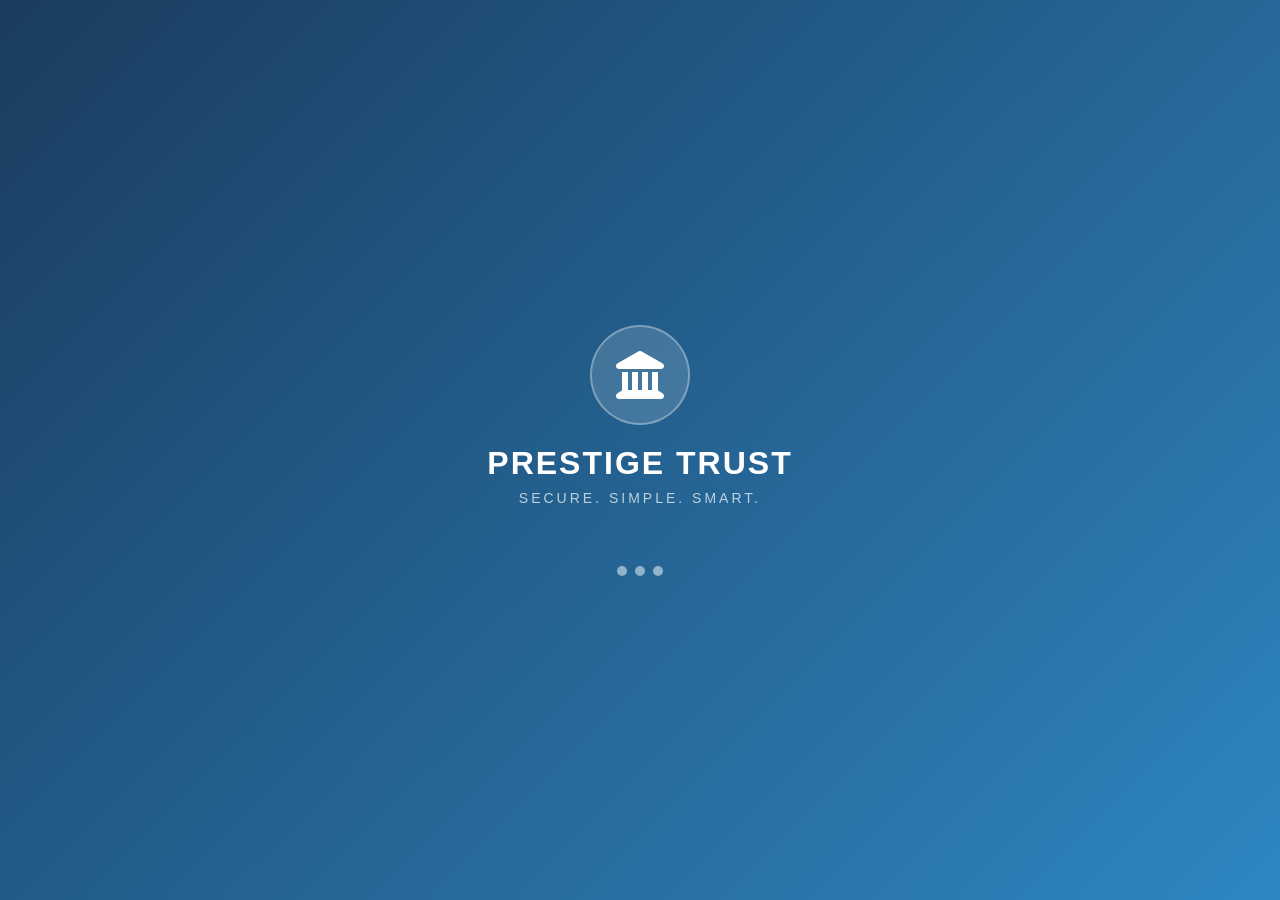
<file: index.html>
<!DOCTYPE html>
<html>
  <head>
    <title>Prestige Trust</title>
    <meta name="viewport" content="width=device-width, initial-scale=1.0">
    <link rel="stylesheet" href="https://cdnjs.cloudflare.com/ajax/libs/font-awesome/6.5.0/css/all.min.css">
    <style>
      * {
        margin: 0;
        padding: 0;
        box-sizing: border-box;
        font-family: 'Segoe UI', sans-serif;
      }

      body {
        background: linear-gradient(135deg, #1a3c5e, #2e86c1);
        display: flex;
        justify-content: center;
        align-items: center;
        height: 100vh;
        flex-direction: column;
      }

      .logo-wrapper {
        display: flex;
        flex-direction: column;
        align-items: center;
        animation: popIn 0.6s ease;
      }

      .logo-circle {
        width: 100px;
        height: 100px;
        background: rgba(255,255,255,0.15);
        border-radius: 50%;
        display: flex;
        justify-content: center;
        align-items: center;
        margin-bottom: 20px;
        border: 2px solid rgba(255,255,255,0.3);
      }

      .logo-circle i {
        font-size: 48px;
        color: white;
      }

      .bank-name {
        font-size: 32px;
        font-weight: 700;
        color: white;
        letter-spacing: 2px;
        margin-bottom: 8px;
      }

      .tagline {
        font-size: 14px;
        color: rgba(255,255,255,0.7);
        letter-spacing: 3px;
        text-transform: uppercase;
      }

      .loader {
        margin-top: 60px;
        display: flex;
        gap: 8px;
      }

      .dot {
        width: 10px;
        height: 10px;
        background: rgba(255,255,255,0.5);
        border-radius: 50%;
        animation: bounce 1.2s infinite;
      }

      .dot:nth-child(2) { animation-delay: 0.2s; }
      .dot:nth-child(3) { animation-delay: 0.4s; }

      @keyframes popIn {
        from {
          opacity: 0;
          transform: scale(0.8);
        }
        to {
          opacity: 1;
          transform: scale(1);
        }
      }

      @keyframes bounce {
        0%, 100% { transform: translateY(0); opacity: 0.5; }
        50% { transform: translateY(-10px); opacity: 1; }
      }
    </style>
  </head>
  <body>

    <div class="logo-wrapper">
      <div class="logo-circle">
        <i class="fas fa-landmark"></i>
      </div>
      <h1 class="bank-name">PRESTIGE TRUST</h1>
      <p class="tagline">Secure. Simple. Smart.</p>
    </div>

    <div class="loader">
      <div class="dot"></div>
      <div class="dot"></div>
      <div class="dot"></div>
    </div>

    <script>
      setTimeout(function() {
        window.location.href = 'login.html';
      }, 3000);
    </script>

  </body>
</html>
</file>
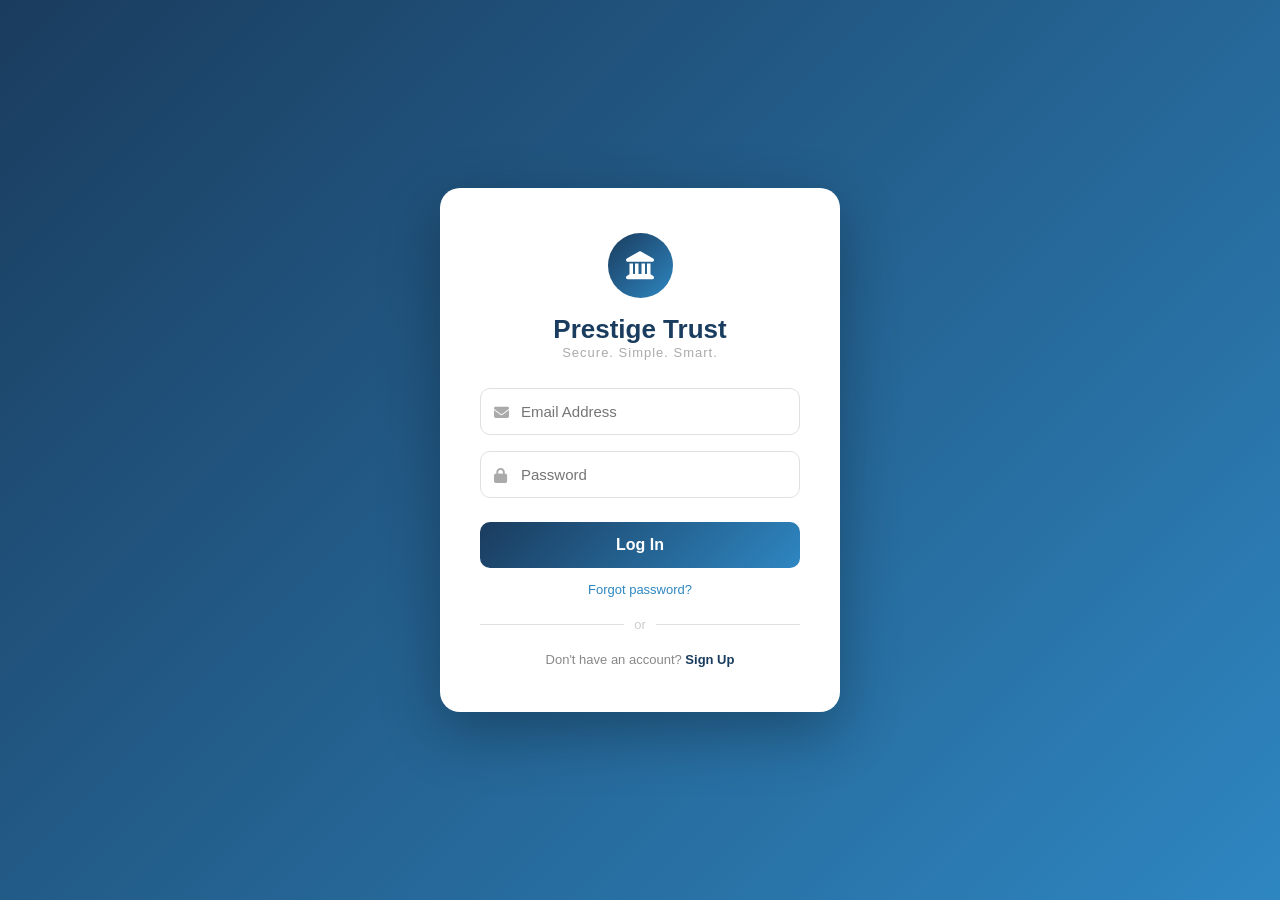
<file: OneDrive/Banking-App/index.html>
<!DOCTYPE html>
<html>
  <head>
    <title>Prestige Trust</title>
    <link rel="stylesheet" href="https://cdnjs.cloudflare.com/ajax/libs/font-awesome/6.5.0/css/all.min.css">
    <link rel="stylesheet" href="style.css">
  </head>
  <body>

    <div class="container">
      <div class="login-card">

        <div class="logo">
          <i class="fas fa-landmark"></i>
        </div>

        <h1 class="bank-name">Prestige Trust</h1>
        <p class="tagline">Secure. Simple. Smart.</p>

        <div class="input-wrapper">
          <i class="fas fa-envelope input-icon"></i>
          <input type="text" placeholder="Email Address" class="input-field">
        </div>

        <div class="input-wrapper">
          <i class="fas fa-lock input-icon"></i>
          <input type="password" placeholder="Password" class="input-field">
        </div>

        <button class="login-btn" onclick="login()">Log In</button>

        <p class="forgot">Forgot password?</p>

        <div class="divider">
          <span>or</span>
        </div>

        <p class="signup">Don't have an account? <span class="signup-link">Sign Up</span></p>

      </div>
    </div>
<script>
  function login() {
    const email = document.querySelector('input[type="text"]').value;
    const password = document.querySelector('input[type="password"]').value;

    if (email === "admin@prestigetrust.com" && password === "prestige123") {
      window.location.href = "dashboard.html";
    } else {
      alert("Invalid email or password. Please try again!");
    }
  }
</script>
  </body>
</html>
</file>
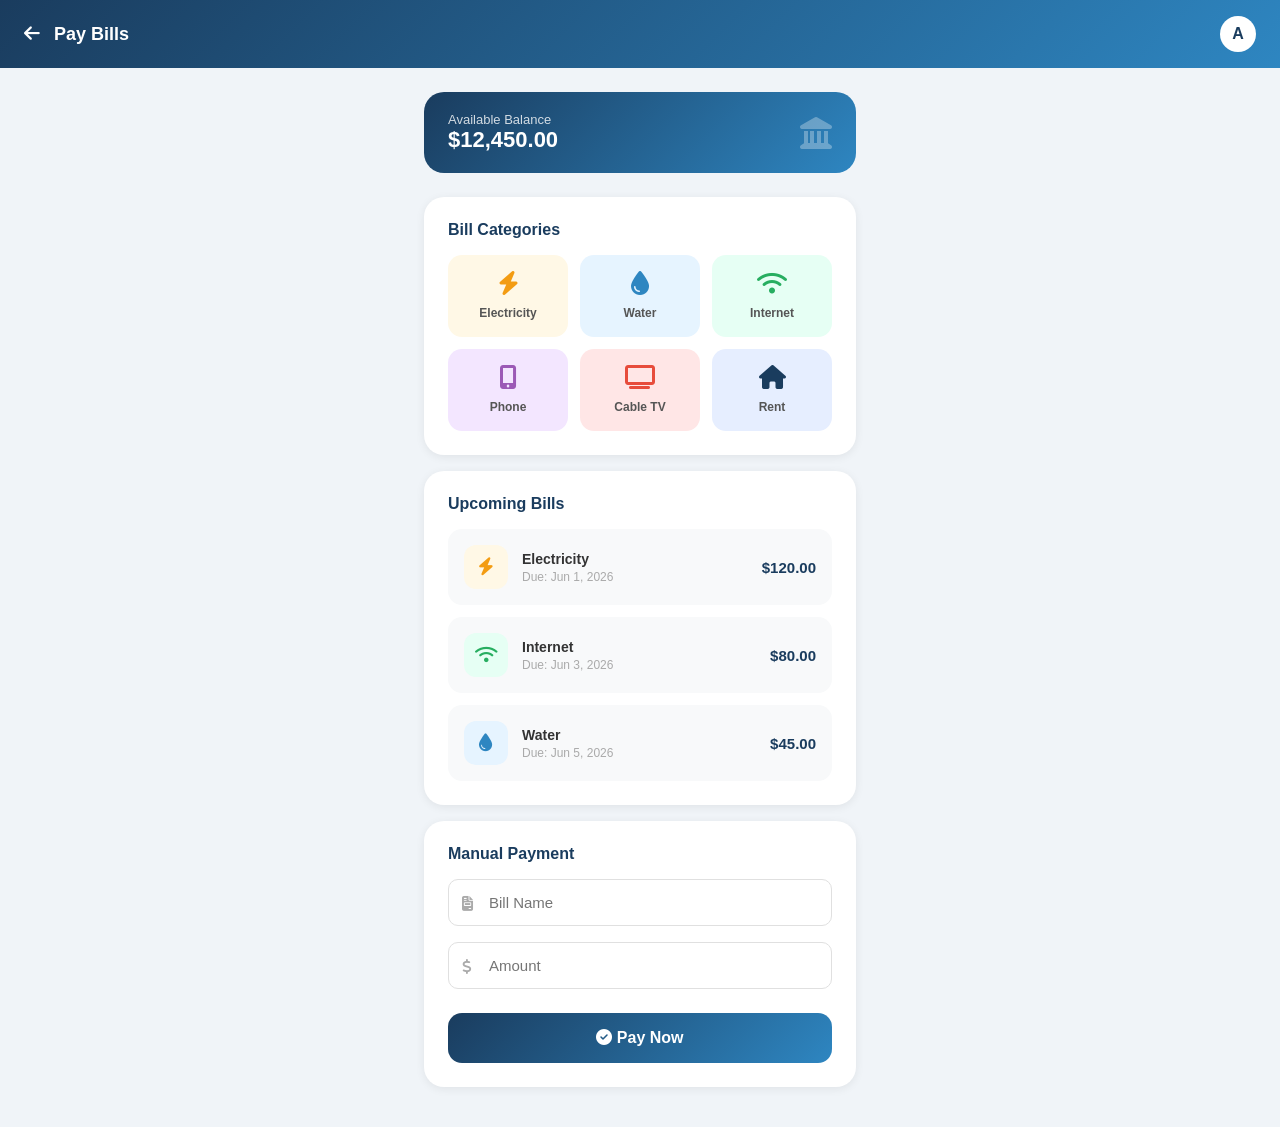
<file: bills.html>
<!DOCTYPE html>
<html>
  <head>
    <title>Prestige Trust - Pay Bills</title>
    <meta name="viewport" content="width=device-width, initial-scale=1.0">
    <link rel="stylesheet" href="https://cdnjs.cloudflare.com/ajax/libs/font-awesome/6.5.0/css/all.min.css">
    <style>
      * {
        margin: 0;
        padding: 0;
        box-sizing: border-box;
        font-family: 'Segoe UI', sans-serif;
      }

      body { background-color: #f0f4f8; }

      .navbar {
        background: linear-gradient(135deg, #1a3c5e, #2e86c1);
        padding: 16px 24px;
        display: flex;
        justify-content: space-between;
        align-items: center;
      }

      .nav-left {
        display: flex;
        align-items: center;
        gap: 14px;
        color: white;
        font-size: 18px;
        font-weight: 700;
      }

      .back-btn { cursor: pointer; font-size: 18px; }

      .nav-right { color: white; }

      .avatar {
        background-color: white;
        color: #1a3c5e;
        font-weight: 700;
        width: 36px;
        height: 36px;
        border-radius: 50%;
        display: flex;
        justify-content: center;
        align-items: center;
        font-size: 16px;
        cursor: pointer;
      }

      .main {
        padding: 24px;
        max-width: 480px;
        margin: 0 auto;
      }

      .balance-info {
        background: linear-gradient(135deg, #1a3c5e, #2e86c1);
        border-radius: 20px;
        padding: 20px 24px;
        color: white;
        display: flex;
        justify-content: space-between;
        align-items: center;
        margin-bottom: 24px;
      }

      .balance-info p { font-size: 13px; opacity: 0.8; }
      .balance-info h3 { font-size: 22px; font-weight: 700; }

      .section {
        background: white;
        border-radius: 20px;
        padding: 24px;
        box-shadow: 0 2px 10px rgba(0,0,0,0.07);
        margin-bottom: 16px;
      }

      .section-title {
        font-size: 16px;
        color: #1a3c5e;
        font-weight: 700;
        margin-bottom: 16px;
      }

      .bill-categories {
        display: grid;
        grid-template-columns: repeat(3, 1fr);
        gap: 12px;
      }

      .bill-category {
        text-align: center;
        padding: 16px 8px;
        border-radius: 14px;
        cursor: pointer;
        transition: transform 0.2s;
      }

      .bill-category:hover { transform: translateY(-3px); }

      .bill-category i {
        font-size: 24px;
        margin-bottom: 8px;
        display: block;
      }

      .bill-category span {
        font-size: 12px;
        font-weight: 600;
        color: #555;
      }

      .cat-electricity { background: #fff8e6; }
      .cat-electricity i { color: #f39c12; }
      .cat-water { background: #e6f4ff; }
      .cat-water i { color: #2e86c1; }
      .cat-internet { background: #e6fff4; }
      .cat-internet i { color: #27ae60; }
      .cat-phone { background: #f3e6ff; }
      .cat-phone i { color: #9b59b6; }
      .cat-tv { background: #ffe6e6; }
      .cat-tv i { color: #e74c3c; }
      .cat-rent { background: #e6eeff; }
      .cat-rent i { color: #1a3c5e; }

      .bill-list { display: flex; flex-direction: column; gap: 12px; }

      .bill-item {
        display: flex;
        align-items: center;
        justify-content: space-between;
        padding: 16px;
        background: #f8f9fa;
        border-radius: 14px;
        cursor: pointer;
        transition: background 0.2s;
      }

      .bill-item:hover { background: #f0f4f8; }

      .bill-left { display: flex; align-items: center; gap: 14px; }

      .bill-icon {
        width: 44px;
        height: 44px;
        border-radius: 12px;
        display: flex;
        justify-content: center;
        align-items: center;
        font-size: 18px;
      }

      .bill-name { font-size: 14px; font-weight: 600; color: #333; }
      .bill-due { font-size: 12px; color: #aaa; margin-top: 3px; }
      .bill-amount { font-size: 15px; font-weight: 700; color: #1a3c5e; }

      .pay-btn {
        width: 100%;
        padding: 16px;
        background: linear-gradient(135deg, #1a3c5e, #2e86c1);
        color: white;
        border: none;
        border-radius: 14px;
        font-size: 16px;
        font-weight: 600;
        cursor: pointer;
        margin-top: 8px;
        transition: opacity 0.3s;
      }

      .pay-btn:hover { opacity: 0.9; }

      .input-wrapper {
        position: relative;
        margin-bottom: 16px;
      }

      .input-icon {
        position: absolute;
        left: 14px;
        top: 50%;
        transform: translateY(-50%);
        color: #aaa;
        font-size: 15px;
      }

      .input-field {
        width: 100%;
        padding: 14px 14px 14px 40px;
        border: 1px solid #e0e0e0;
        border-radius: 10px;
        font-size: 15px;
        outline: none;
        transition: border 0.3s;
      }

      .input-field:focus { border-color: #2e86c1; }
    </style>
  </head>
  <body>

    <nav class="navbar">
      <div class="nav-left">
        <i class="fas fa-arrow-left back-btn" onclick="window.location.href='dashboard.html'"></i>
        <span>Pay Bills</span>
      </div>
      <div class="nav-right">
        <div class="avatar">A</div>
      </div>
    </nav>

    <div class="main">

      <div class="balance-info">
        <div>
          <p>Available Balance</p>
          <h3 id="balance">$12,450.00</h3>
        </div>
        <i class="fas fa-landmark" style="font-size: 32px; opacity: 0.3;"></i>
      </div>

      <div class="section">
        <h2 class="section-title">Bill Categories</h2>
        <div class="bill-categories">
          <div class="bill-category cat-electricity" onclick="selectBill('Electricity', 120)">
            <i class="fas fa-bolt"></i>
            <span>Electricity</span>
          </div>
          <div class="bill-category cat-water" onclick="selectBill('Water', 45)">
            <i class="fas fa-tint"></i>
            <span>Water</span>
          </div>
          <div class="bill-category cat-internet" onclick="selectBill('Internet', 80)">
            <i class="fas fa-wifi"></i>
            <span>Internet</span>
          </div>
          <div class="bill-category cat-phone" onclick="selectBill('Phone', 60)">
            <i class="fas fa-mobile-alt"></i>
            <span>Phone</span>
          </div>
          <div class="bill-category cat-tv" onclick="selectBill('Cable TV', 35)">
            <i class="fas fa-tv"></i>
            <span>Cable TV</span>
          </div>
          <div class="bill-category cat-rent" onclick="selectBill('Rent', 1200)">
            <i class="fas fa-home"></i>
            <span>Rent</span>
          </div>
        </div>
      </div>

      <div class="section">
        <h2 class="section-title">Upcoming Bills</h2>
        <div class="bill-list">
          <div class="bill-item" onclick="payBill('Electricity', 120)">
            <div class="bill-left">
              <div class="bill-icon cat-electricity">
                <i class="fas fa-bolt"></i>
              </div>
              <div>
                <p class="bill-name">Electricity</p>
                <p class="bill-due">Due: Jun 1, 2026</p>
              </div>
            </div>
            <p class="bill-amount">$120.00</p>
          </div>

          <div class="bill-item" onclick="payBill('Internet', 80)">
            <div class="bill-left">
              <div class="bill-icon cat-internet">
                <i class="fas fa-wifi"></i>
              </div>
              <div>
                <p class="bill-name">Internet</p>
                <p class="bill-due">Due: Jun 3, 2026</p>
              </div>
            </div>
            <p class="bill-amount">$80.00</p>
          </div>

          <div class="bill-item" onclick="payBill('Water', 45)">
            <div class="bill-left">
              <div class="bill-icon cat-water">
                <i class="fas fa-tint"></i>
              </div>
              <div>
                <p class="bill-name">Water</p>
                <p class="bill-due">Due: Jun 5, 2026</p>
              </div>
            </div>
            <p class="bill-amount">$45.00</p>
          </div>
        </div>
      </div>

      <div class="section">
        <h2 class="section-title">Manual Payment</h2>
        <div class="input-wrapper">
          <i class="fas fa-file-invoice input-icon"></i>
          <input type="text" placeholder="Bill Name" class="input-field" id="billName">
        </div>
        <div class="input-wrapper">
          <i class="fas fa-dollar-sign input-icon"></i>
          <input type="number" placeholder="Amount" class="input-field" id="billAmount">
        </div>
        <button class="pay-btn" onclick="manualPay()">
          <i class="fas fa-check-circle"></i> Pay Now
        </button>
      </div>

    </div>

    <script>
      if (!localStorage.getItem("balance")) {
        localStorage.setItem("balance", 12450.00);
      }

      const balance = localStorage.getItem("balance");
      document.getElementById("balance").textContent = "$" + parseFloat(balance).toLocaleString('en-US', {minimumFractionDigits: 2, maximumFractionDigits: 2});

      function payBill(name, amount) {
        const currentBalance = parseFloat(localStorage.getItem("balance"));
        if (amount > currentBalance) {
          alert("Insufficient funds! 😬");
          return;
        }
        if (confirm("Pay $" + amount + " for " + name + "?")) {
          const newBalance = currentBalance - amount;
          localStorage.setItem("balance", newBalance);
          const transactions = JSON.parse(localStorage.getItem("transactions")) || [];
          transactions.unshift({
            amount: amount,
            recipient: name + " Bill",
            date: new Date().toLocaleString()
          });
          localStorage.setItem("transactions", JSON.stringify(transactions));
          alert("✅ " + name + " bill paid successfully!");
          window.location.href = "dashboard.html";
        }
      }

      function selectBill(name, amount) {
        document.getElementById("billName").value = name;
        document.getElementById("billAmount").value = amount;
      }

      function manualPay() {
        const name = document.getElementById("billName").value;
        const amount = parseFloat(document.getElementById("billAmount").value);
        if (!name || !amount || amount <= 0) {
          alert("Please enter bill name and amount!");
          return;
        }
        payBill(name, amount);
      }
    </script>

  </body>
</html>
</file>
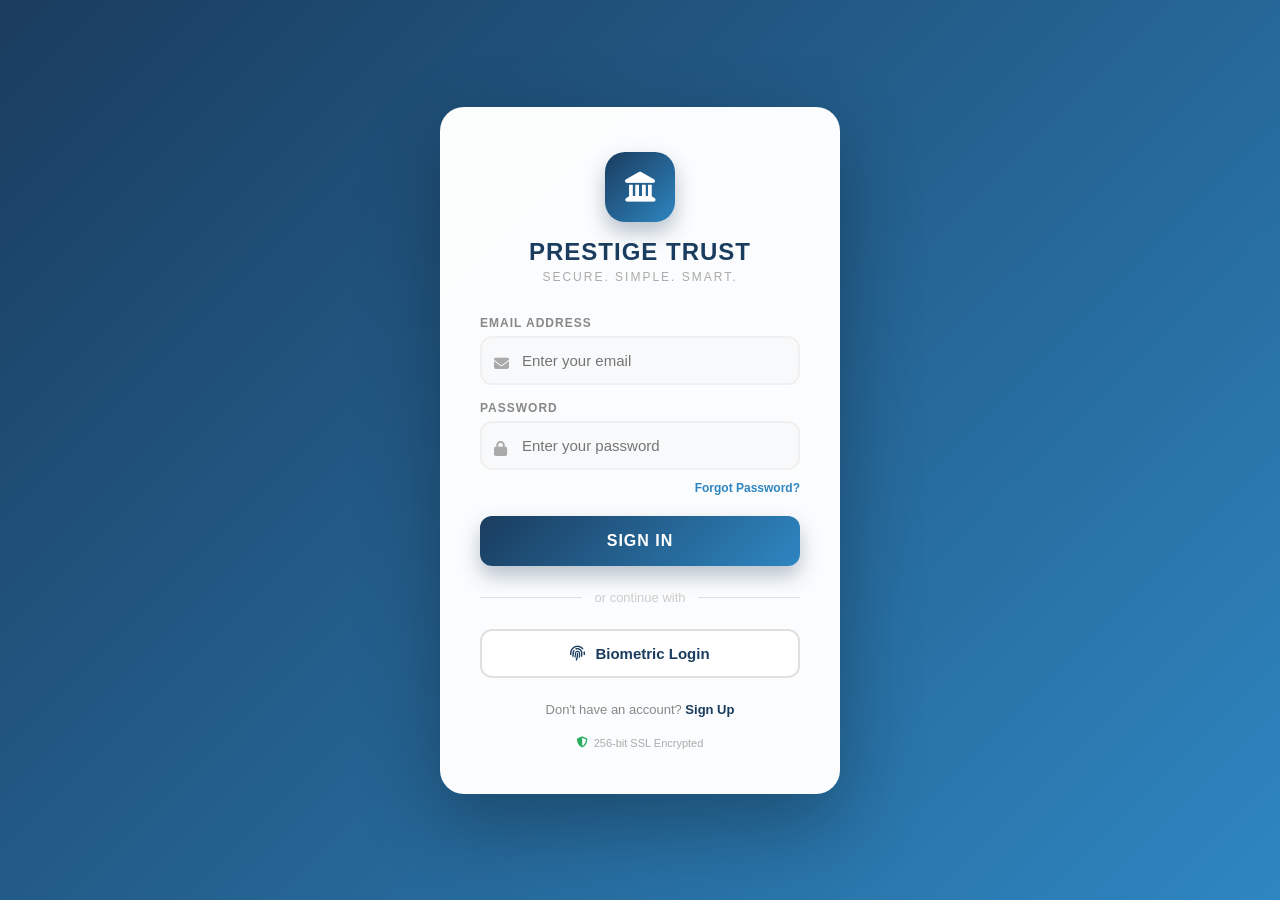
<file: login.html>
<!DOCTYPE html>
<html>
  <head>
    <title>Prestige Trust</title>
    <meta name="viewport" content="width=device-width, initial-scale=1.0">
    <link rel="stylesheet" href="https://cdnjs.cloudflare.com/ajax/libs/font-awesome/6.5.0/css/all.min.css">
    <style>
      * {
        margin: 0;
        padding: 0;
        box-sizing: border-box;
        font-family: 'Segoe UI', sans-serif;
      }

      body {
        background: linear-gradient(135deg, #1a3c5e, #2e86c1);
        display: flex;
        justify-content: center;
        align-items: center;
        min-height: 100vh;
        padding: 20px;
      }

      .container {
        width: 100%;
        display: flex;
        justify-content: center;
      }

      .login-card {
        background: rgba(255,255,255,0.98);
        padding: 45px 40px;
        border-radius: 24px;
        box-shadow: 0 30px 80px rgba(0,0,0,0.3);
        width: 100%;
        max-width: 400px;
        text-align: center;
        animation: slideUp 0.5s ease;
      }

      @keyframes slideUp {
        from { opacity: 0; transform: translateY(30px); }
        to { opacity: 1; transform: translateY(0); }
      }

      .logo {
        background: linear-gradient(135deg, #1a3c5e, #2e86c1);
        width: 70px;
        height: 70px;
        border-radius: 20px;
        display: flex;
        justify-content: center;
        align-items: center;
        margin: 0 auto 16px;
        box-shadow: 0 10px 20px rgba(26,60,94,0.3);
      }

      .logo i {
        color: white;
        font-size: 30px;
      }

      .bank-name {
        font-size: 24px;
        color: #1a3c5e;
        font-weight: 800;
        letter-spacing: 1px;
        margin-bottom: 4px;
      }

      .tagline {
        color: #aaa;
        margin-bottom: 32px;
        font-size: 12px;
        letter-spacing: 2px;
        text-transform: uppercase;
      }

      .input-wrapper {
        position: relative;
        margin-bottom: 16px;
        text-align: left;
      }

      .input-label {
        font-size: 12px;
        color: #888;
        font-weight: 600;
        text-transform: uppercase;
        letter-spacing: 1px;
        margin-bottom: 6px;
        display: block;
      }

      .input-icon {
        position: absolute;
        left: 14px;
        bottom: 14px;
        color: #aaa;
        font-size: 15px;
      }

      .input-field {
        width: 100%;
        padding: 14px 14px 14px 40px;
        border: 2px solid #f0f0f0;
        border-radius: 12px;
        font-size: 15px;
        outline: none;
        transition: border 0.3s;
        background: #f8f9fa;
      }

      .input-field:focus {
        border-color: #2e86c1;
        background: white;
      }

      .forgot {
        text-align: right;
        margin-bottom: 20px;
        margin-top: -8px;
      }

      .forgot span {
        color: #2e86c1;
        font-size: 12px;
        cursor: pointer;
        font-weight: 600;
      }

      .login-btn {
        width: 100%;
        padding: 16px;
        background: linear-gradient(135deg, #1a3c5e, #2e86c1);
        color: white;
        border: none;
        border-radius: 12px;
        font-size: 16px;
        font-weight: 700;
        cursor: pointer;
        letter-spacing: 1px;
        transition: transform 0.2s, box-shadow 0.2s;
        box-shadow: 0 10px 20px rgba(26,60,94,0.3);
      }

      .login-btn:hover {
        transform: translateY(-2px);
        box-shadow: 0 15px 25px rgba(26,60,94,0.4);
      }

      .login-btn:active {
        transform: translateY(0);
      }

      .divider {
        display: flex;
        align-items: center;
        margin: 24px 0;
        color: #ccc;
        font-size: 13px;
      }

      .divider::before,
      .divider::after {
        content: '';
        flex: 1;
        height: 1px;
        background: #e0e0e0;
      }

      .divider span {
        padding: 0 12px;
      }

      .biometric-btn {
        width: 100%;
        padding: 14px;
        background: white;
        color: #1a3c5e;
        border: 2px solid #e0e0e0;
        border-radius: 12px;
        font-size: 15px;
        font-weight: 600;
        cursor: pointer;
        display: flex;
        align-items: center;
        justify-content: center;
        gap: 10px;
        transition: border 0.3s;
        margin-bottom: 24px;
      }

      .biometric-btn:hover {
        border-color: #2e86c1;
        color: #2e86c1;
      }

      .signup {
        font-size: 13px;
        color: #888;
      }

      .signup-link {
        color: #1a3c5e;
        font-weight: 700;
        cursor: pointer;
      }

      .secure-badge {
        display: flex;
        align-items: center;
        justify-content: center;
        gap: 6px;
        margin-top: 20px;
        color: #aaa;
        font-size: 11px;
      }

      .secure-badge i {
        color: #27ae60;
      }
    </style>
  </head>
  <body>

    <div class="container">
      <div class="login-card">

        <div class="logo">
          <i class="fas fa-landmark"></i>
        </div>

        <h1 class="bank-name">PRESTIGE TRUST</h1>
        <p class="tagline">Secure. Simple. Smart.</p>

        <div class="input-wrapper">
          <label class="input-label">Email Address</label>
          <i class="fas fa-envelope input-icon"></i>
          <input type="text" placeholder="Enter your email" class="input-field" id="email">
        </div>

        <div class="input-wrapper">
          <label class="input-label">Password</label>
          <i class="fas fa-lock input-icon"></i>
          <input type="password" placeholder="Enter your password" class="input-field" id="password">
        </div>

        <div class="forgot">
          <span>Forgot Password?</span>
        </div>

        <button class="login-btn" onclick="login()">
          SIGN IN
        </button>

        <div class="divider"><span>or continue with</span></div>

        <button class="biometric-btn">
          <i class="fas fa-fingerprint"></i> Biometric Login
        </button>

        <p class="signup">Don't have an account? <span class="signup-link">Sign Up</span></p>

        <div class="secure-badge">
          <i class="fas fa-shield-alt"></i>
          256-bit SSL Encrypted
        </div>

      </div>
    </div>

    <script>
      function login() {
        const email = document.getElementById('email').value;
        const password = document.getElementById('password').value;

        if (email === "admin@prestigetrust.com" && password === "prestige123") {
          window.location.href = "dashboard.html";
        } else {
          alert("Invalid email or password. Please try again!");
        }
      }
    </script>

  </body>
</html>
</file>
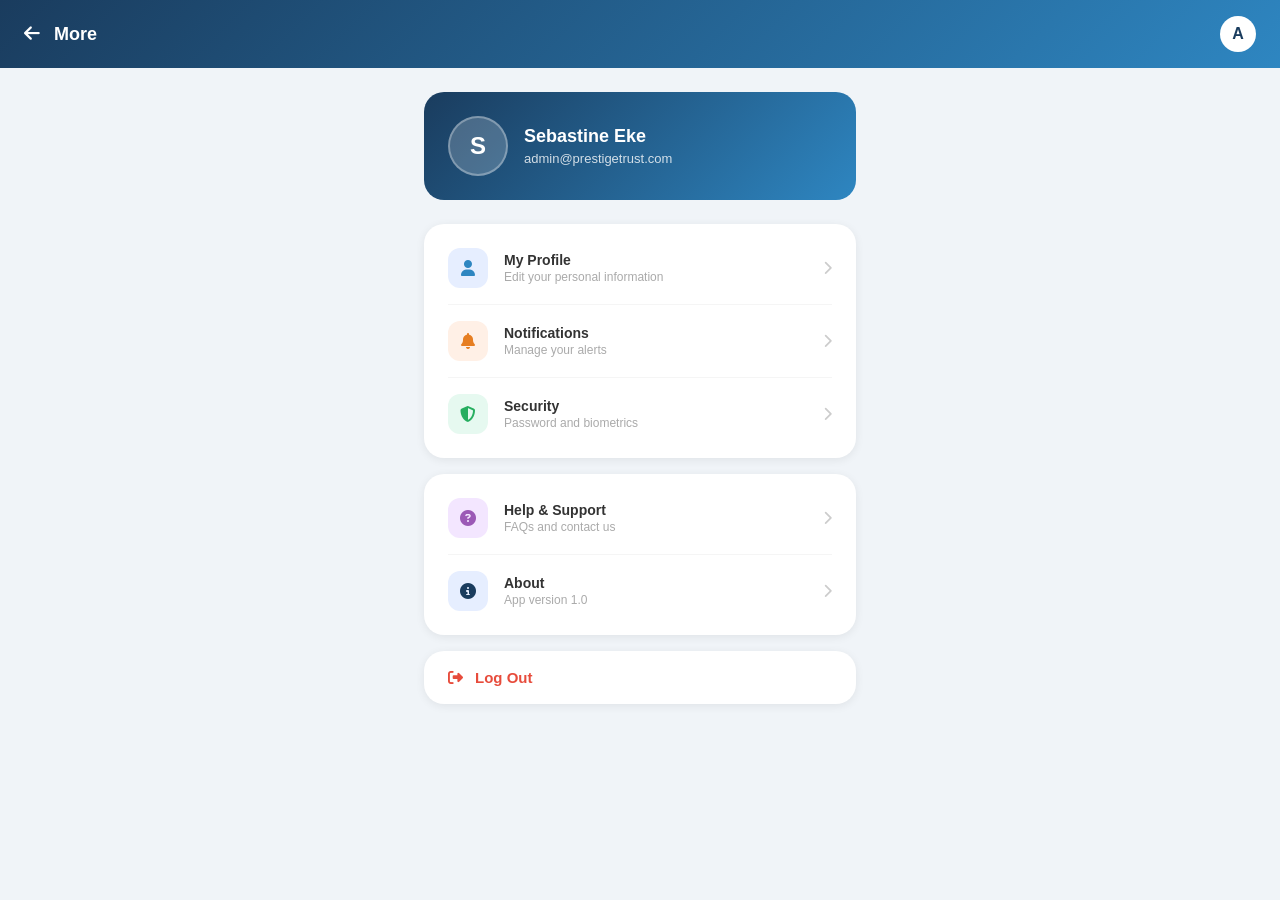
<file: more.html>
<!DOCTYPE html>
<html>
  <head>
    <title>Prestige Trust - More</title>
    <meta name="viewport" content="width=device-width, initial-scale=1.0">
    <link rel="stylesheet" href="https://cdnjs.cloudflare.com/ajax/libs/font-awesome/6.5.0/css/all.min.css">
    <style>
      * {
        margin: 0;
        padding: 0;
        box-sizing: border-box;
        font-family: 'Segoe UI', sans-serif;
      }

      body { background-color: #f0f4f8; }

      .navbar {
        background: linear-gradient(135deg, #1a3c5e, #2e86c1);
        padding: 16px 24px;
        display: flex;
        justify-content: space-between;
        align-items: center;
      }

      .nav-left {
        display: flex;
        align-items: center;
        gap: 14px;
        color: white;
        font-size: 18px;
        font-weight: 700;
      }

      .back-btn { cursor: pointer; font-size: 18px; }
      .nav-right { color: white; }

      .avatar {
        background-color: white;
        color: #1a3c5e;
        font-weight: 700;
        width: 36px;
        height: 36px;
        border-radius: 50%;
        display: flex;
        justify-content: center;
        align-items: center;
        font-size: 16px;
        cursor: pointer;
      }

      .main {
        padding: 24px;
        max-width: 480px;
        margin: 0 auto;
      }

      .profile-card {
        background: linear-gradient(135deg, #1a3c5e, #2e86c1);
        border-radius: 20px;
        padding: 24px;
        color: white;
        display: flex;
        align-items: center;
        gap: 16px;
        margin-bottom: 24px;
      }

      .profile-avatar {
        width: 60px;
        height: 60px;
        border-radius: 50%;
        background: rgba(255,255,255,0.2);
        display: flex;
        justify-content: center;
        align-items: center;
        font-size: 24px;
        font-weight: 700;
        border: 2px solid rgba(255,255,255,0.3);
      }

      .profile-name {
        font-size: 18px;
        font-weight: 700;
        margin-bottom: 4px;
      }

      .profile-email {
        font-size: 13px;
        opacity: 0.8;
      }

      .section {
        background: white;
        border-radius: 20px;
        padding: 8px 24px;
        box-shadow: 0 2px 10px rgba(0,0,0,0.07);
        margin-bottom: 16px;
      }

      .menu-item {
        display: flex;
        align-items: center;
        padding: 16px 0;
        border-bottom: 1px solid #f5f5f5;
        cursor: pointer;
        transition: opacity 0.2s;
      }

      .menu-item:last-child { border-bottom: none; }
      .menu-item:hover { opacity: 0.7; }

      .menu-icon {
        width: 40px;
        height: 40px;
        border-radius: 12px;
        display: flex;
        justify-content: center;
        align-items: center;
        margin-right: 16px;
        font-size: 16px;
      }

      .menu-text { flex: 1; }
      .menu-title { font-size: 14px; font-weight: 600; color: #333; }
      .menu-subtitle { font-size: 12px; color: #aaa; margin-top: 2px; }
      .menu-arrow { color: #ccc; font-size: 14px; }

      .logout-item {
        display: flex;
        align-items: center;
        padding: 18px 24px;
        background: white;
        border-radius: 20px;
        cursor: pointer;
        box-shadow: 0 2px 10px rgba(0,0,0,0.07);
        color: #e74c3c;
        font-weight: 700;
        font-size: 15px;
        gap: 12px;
        transition: opacity 0.2s;
      }

      .logout-item:hover { opacity: 0.8; }
    </style>
  </head>
  <body>

    <nav class="navbar">
      <div class="nav-left">
        <i class="fas fa-arrow-left back-btn" onclick="window.location.href='dashboard.html'"></i>
        <span>More</span>
      </div>
      <div class="nav-right">
        <div class="avatar">A</div>
      </div>
    </nav>

    <div class="main">

      <div class="profile-card">
        <div class="profile-avatar">S</div>
        <div>
          <p class="profile-name">Sebastine Eke</p>
          <p class="profile-email">admin@prestigetrust.com</p>
        </div>
      </div>

      <div class="section">
        <div class="menu-item" onclick="alert('Profile settings coming soon!')">
          <div class="menu-icon" style="background:#e6eeff; color:#2e86c1;">
            <i class="fas fa-user"></i>
          </div>
          <div class="menu-text">
            <p class="menu-title">My Profile</p>
            <p class="menu-subtitle">Edit your personal information</p>
          </div>
          <i class="fas fa-chevron-right menu-arrow"></i>
        </div>

        <div class="menu-item" onclick="alert('Notifications settings coming soon!')">
          <div class="menu-icon" style="background:#fff0e6; color:#e67e22;">
            <i class="fas fa-bell"></i>
          </div>
          <div class="menu-text">
            <p class="menu-title">Notifications</p>
            <p class="menu-subtitle">Manage your alerts</p>
          </div>
          <i class="fas fa-chevron-right menu-arrow"></i>
        </div>

        <div class="menu-item" onclick="alert('Security settings coming soon!')">
          <div class="menu-icon" style="background:#e6f9f0; color:#27ae60;">
            <i class="fas fa-shield-alt"></i>
          </div>
          <div class="menu-text">
            <p class="menu-title">Security</p>
            <p class="menu-subtitle">Password and biometrics</p>
          </div>
          <i class="fas fa-chevron-right menu-arrow"></i>
        </div>
      </div>

      <div class="section">
        <div class="menu-item" onclick="alert('Help center coming soon!')">
          <div class="menu-icon" style="background:#f3e6ff; color:#9b59b6;">
            <i class="fas fa-question-circle"></i>
          </div>
          <div class="menu-text">
            <p class="menu-title">Help & Support</p>
            <p class="menu-subtitle">FAQs and contact us</p>
          </div>
          <i class="fas fa-chevron-right menu-arrow"></i>
        </div>

        <div class="menu-item" onclick="alert('About Prestige Trust v1.0')">
          <div class="menu-icon" style="background:#e6eeff; color:#1a3c5e;">
            <i class="fas fa-info-circle"></i>
          </div>
          <div class="menu-text">
            <p class="menu-title">About</p>
            <p class="menu-subtitle">App version 1.0</p>
          </div>
          <i class="fas fa-chevron-right menu-arrow"></i>
        </div>
      </div>

      <div class="logout-item" onclick="logout()">
        <i class="fas fa-sign-out-alt"></i>
        Log Out
      </div>

    </div>

    <script>
      function logout() {
        localStorage.clear();
        window.location.href = 'login.html';
      }
    </script>

  </body>
</html>
</file>
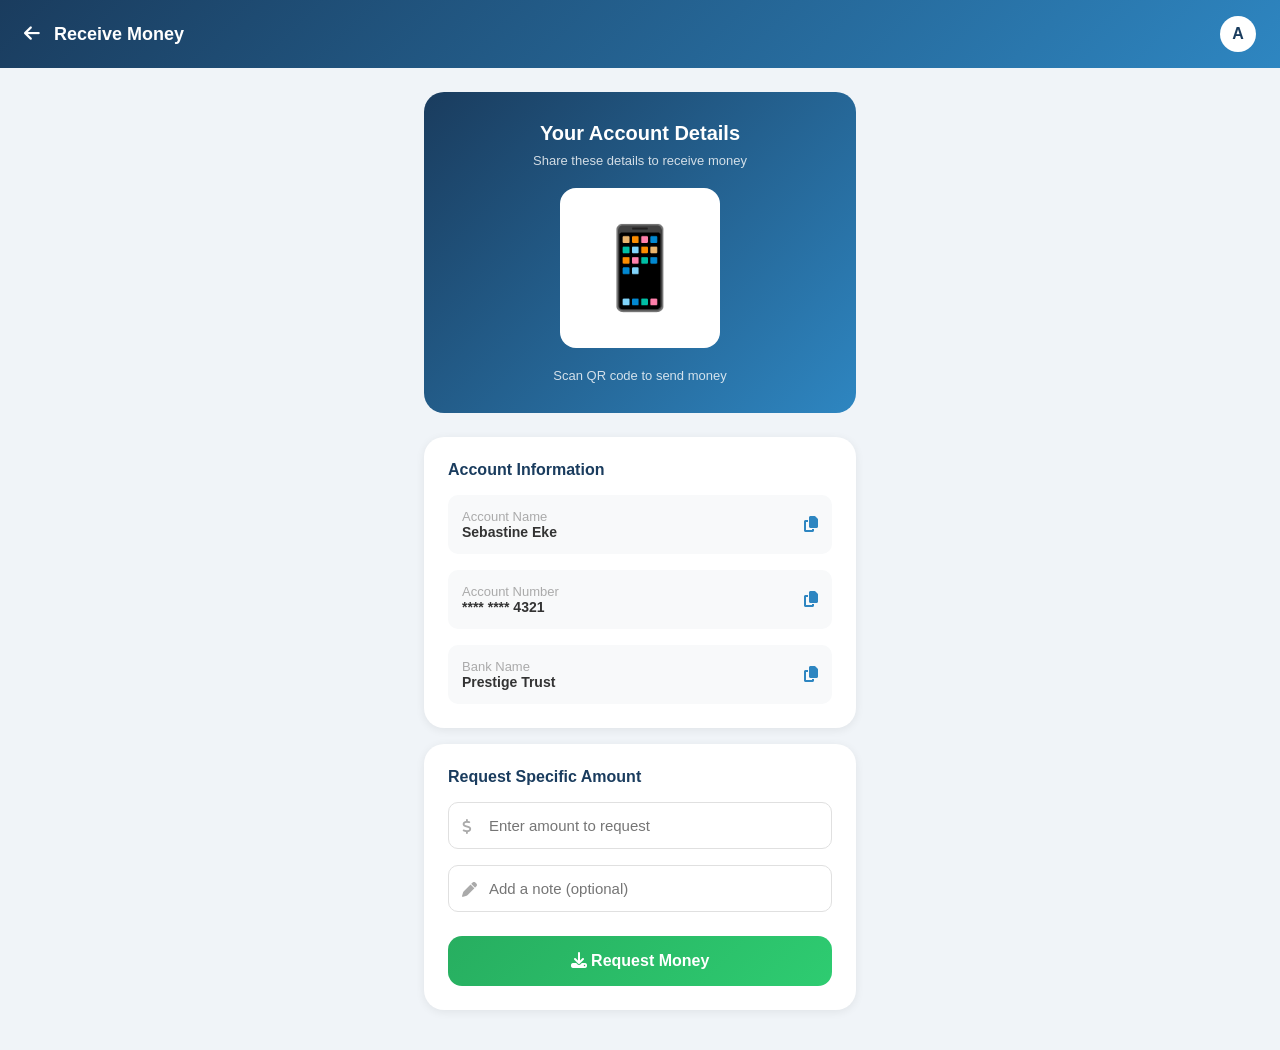
<file: receive.html>
<!DOCTYPE html>
<html>
  <head>
    <title>Prestige Trust - Receive Money</title>
    <meta name="viewport" content="width=device-width, initial-scale=1.0">
    <link rel="stylesheet" href="https://cdnjs.cloudflare.com/ajax/libs/font-awesome/6.5.0/css/all.min.css">
  <style>
  * {
    margin: 0;
    padding: 0;
    box-sizing: border-box;
    font-family: 'Segoe UI', sans-serif;
  }

  body {
    background-color: #f0f4f8;
  }

  .navbar {
    background: linear-gradient(135deg, #1a3c5e, #2e86c1);
    padding: 16px 24px;
    display: flex;
    justify-content: space-between;
    align-items: center;
  }

  .nav-left {
    display: flex;
    align-items: center;
    gap: 14px;
    color: white;
    font-size: 18px;
    font-weight: 700;
  }

  .back-btn {
    cursor: pointer;
    font-size: 18px;
  }

  .nav-right {
    color: white;
  }

  .avatar {
    background-color: white;
    color: #1a3c5e;
    font-weight: 700;
    width: 36px;
    height: 36px;
    border-radius: 50%;
    display: flex;
    justify-content: center;
    align-items: center;
    font-size: 16px;
    cursor: pointer;
  }

  .main {
    padding: 24px;
    max-width: 480px;
    margin: 0 auto;
  }

  .receive-card {
    background: linear-gradient(135deg, #1a3c5e, #2e86c1);
    border-radius: 20px;
    padding: 30px;
    color: white;
    text-align: center;
    margin-bottom: 24px;
  }

  .receive-card h2 {
    font-size: 20px;
    margin-bottom: 8px;
  }

  .receive-card p {
    font-size: 13px;
    opacity: 0.8;
  }

  .qr-code {
    background: white;
    width: 160px;
    height: 160px;
    border-radius: 16px;
    margin: 20px auto;
    display: flex;
    justify-content: center;
    align-items: center;
    font-size: 80px;
  }

  .section {
    background: white;
    border-radius: 20px;
    padding: 24px;
    box-shadow: 0 2px 10px rgba(0,0,0,0.07);
    margin-bottom: 16px;
  }

  .section-title {
    font-size: 16px;
    color: #1a3c5e;
    font-weight: 700;
    margin-bottom: 16px;
  }

  .account-details {
    display: flex;
    flex-direction: column;
    gap: 16px;
  }

  .detail-item {
    display: flex;
    justify-content: space-between;
    align-items: center;
    padding: 14px;
    background: #f8f9fa;
    border-radius: 10px;
  }

  .detail-label {
    font-size: 13px;
    color: #aaa;
  }

  .detail-value {
    font-size: 14px;
    font-weight: 700;
    color: #333;
  }

  .copy-btn {
    background: none;
    border: none;
    color: #2e86c1;
    cursor: pointer;
    font-size: 16px;
  }

  .amount-section {
    background: white;
    border-radius: 20px;
    padding: 24px;
    box-shadow: 0 2px 10px rgba(0,0,0,0.07);
    margin-bottom: 16px;
  }

  .input-wrapper {
    position: relative;
    margin-bottom: 16px;
  }

  .input-icon {
    position: absolute;
    left: 14px;
    top: 50%;
    transform: translateY(-50%);
    color: #aaa;
    font-size: 15px;
  }

  .input-field {
    width: 100%;
    padding: 14px 14px 14px 40px;
    border: 1px solid #e0e0e0;
    border-radius: 10px;
    font-size: 15px;
    outline: none;
    transition: border 0.3s;
  }

  .input-field:focus {
    border-color: #2e86c1;
  }

  .receive-btn {
    width: 100%;
    padding: 16px;
    background: linear-gradient(135deg, #27ae60, #2ecc71);
    color: white;
    border: none;
    border-radius: 14px;
    font-size: 16px;
    font-weight: 600;
    cursor: pointer;
    margin-top: 8px;
    transition: opacity 0.3s;
  }

  .receive-btn:hover {
    opacity: 0.9;
  }
</style>
</head>
  <body>

    <nav class="navbar">
      <div class="nav-left">
        <i class="fas fa-arrow-left back-btn" onclick="window.location.href='dashboard.html'"></i>
        <span>Receive Money</span>
      </div>
      <div class="nav-right">
        <div class="avatar">A</div>
      </div>
    </nav>

    <div class="main">

      <div class="receive-card">
        <h2>Your Account Details</h2>
        <p>Share these details to receive money</p>
        <div class="qr-code">📱</div>
        <p>Scan QR code to send money</p>
      </div>

      <div class="section">
        <h2 class="section-title">Account Information</h2>
        <div class="account-details">

          <div class="detail-item">
            <div>
              <p class="detail-label">Account Name</p>
              <p class="detail-value">Sebastine Eke</p>
            </div>
            <button class="copy-btn" onclick="copyText('Sebastine Eke')">
              <i class="fas fa-copy"></i>
            </button>
          </div>

          <div class="detail-item">
            <div>
              <p class="detail-label">Account Number</p>
              <p class="detail-value">**** **** 4321</p>
            </div>
            <button class="copy-btn" onclick="copyText('00004321')">
              <i class="fas fa-copy"></i>
            </button>
          </div>

          <div class="detail-item">
            <div>
              <p class="detail-label">Bank Name</p>
              <p class="detail-value">Prestige Trust</p>
            </div>
            <button class="copy-btn" onclick="copyText('Prestige Trust')">
              <i class="fas fa-copy"></i>
            </button>
          </div>

        </div>
      </div>

      <div class="amount-section">
        <h2 class="section-title">Request Specific Amount</h2>
        <div class="input-wrapper">
          <i class="fas fa-dollar-sign input-icon"></i>
          <input type="number" placeholder="Enter amount to request" class="input-field" id="requestAmount">
        </div>
        <div class="input-wrapper">
          <i class="fas fa-pen input-icon"></i>
          <input type="text" placeholder="Add a note (optional)" class="input-field" id="requestNote">
        </div>
        <button class="receive-btn" onclick="requestMoney()">
          <i class="fas fa-download"></i> Request Money
        </button>
      </div>

    </div>

    <script>
      function copyText(text) {
        navigator.clipboard.writeText(text).then(function() {
          alert('Copied to clipboard! ✅');
        });
      }

      function requestMoney() {
        const amount = document.getElementById('requestAmount').value;
        const note = document.getElementById('requestNote').value;

        if (!amount || amount <= 0) {
          alert('Please enter a valid amount!');
          return;
        }

        alert('Request sent! 🎉 Someone will send you $' + parseFloat(amount).toFixed(2) + (note ? ' for ' + note : '') + '.');
      }
    </script>

  </body>
</html>
</file>
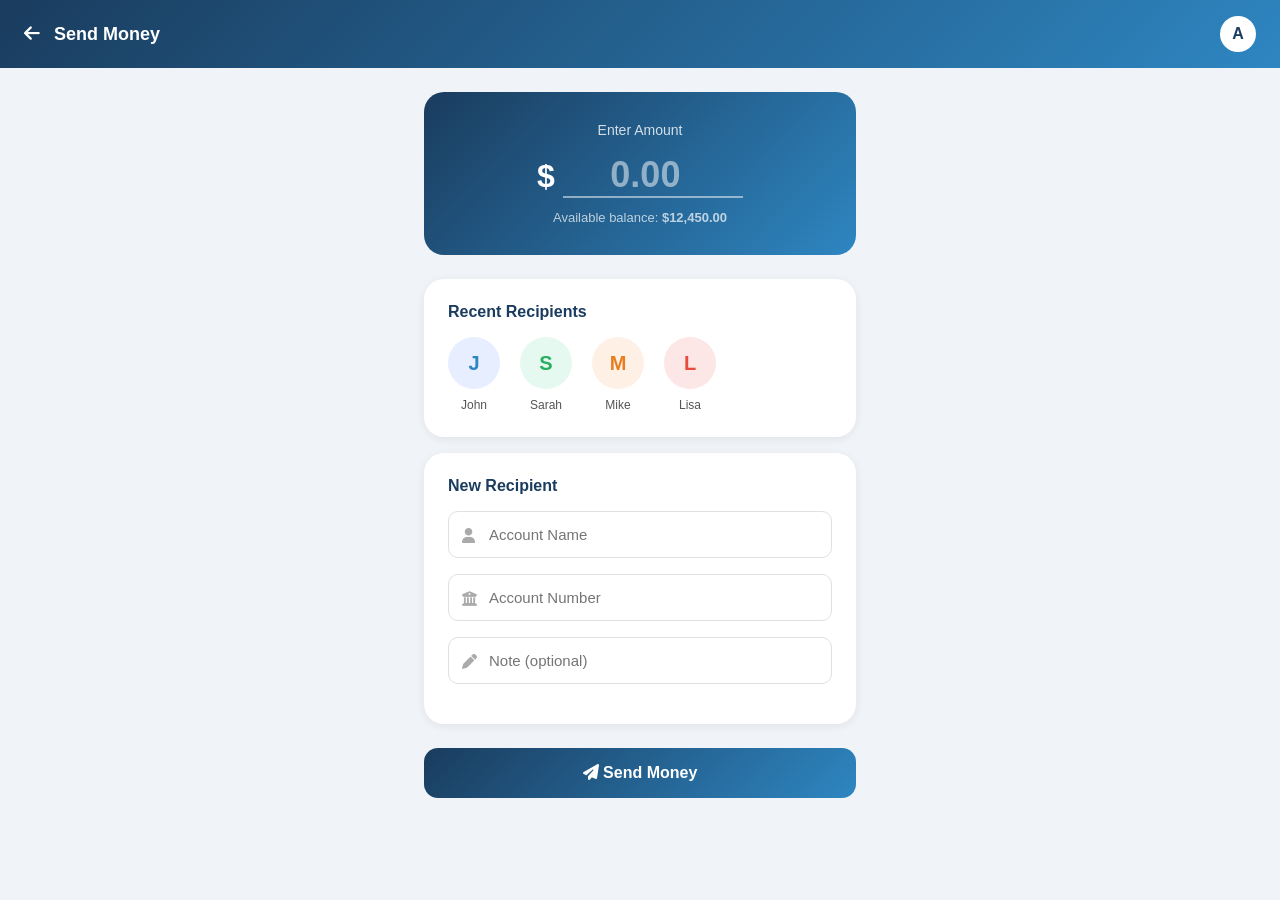
<file: send.html>
<!DOCTYPE html>
<html>
  <head>
    <title>Prestige Trust - Send Money</title>
    <link rel="stylesheet" href="https://cdnjs.cloudflare.com/ajax/libs/font-awesome/6.5.0/css/all.min.css">
    <meta name="viewport" content="width=device-width, initial-scale=1.0">
    <style>
      * {
        margin: 0;
        padding: 0;
        box-sizing: border-box;
        font-family: 'Segoe UI', sans-serif;
      }

      body {
        background-color: #f0f4f8;
      }

      .navbar {
        background: linear-gradient(135deg, #1a3c5e, #2e86c1);
        padding: 16px 24px;
        display: flex;
        justify-content: space-between;
        align-items: center;
      }

      .nav-left {
        display: flex;
        align-items: center;
        gap: 14px;
        color: white;
        font-size: 18px;
        font-weight: 700;
      }

      .back-btn {
        cursor: pointer;
        font-size: 18px;
      }

      .nav-right {
        color: white;
      }

      .avatar {
        background-color: white;
        color: #1a3c5e;
        font-weight: 700;
        width: 36px;
        height: 36px;
        border-radius: 50%;
        display: flex;
        justify-content: center;
        align-items: center;
        font-size: 16px;
        cursor: pointer;
      }

      .main {
        padding: 24px;
        max-width: 480px;
        margin: 0 auto;
      }

      .amount-card {
        background: linear-gradient(135deg, #1a3c5e, #2e86c1);
        border-radius: 20px;
        padding: 30px;
        color: white;
        text-align: center;
        margin-bottom: 24px;
      }

      .amount-label {
        font-size: 14px;
        opacity: 0.8;
        margin-bottom: 16px;
      }

      .amount-input-wrapper {
        display: flex;
        align-items: center;
        justify-content: center;
        gap: 8px;
        margin-bottom: 12px;
      }

      .currency {
        font-size: 32px;
        font-weight: 700;
      }

      .amount-input {
        background: transparent;
        border: none;
        border-bottom: 2px solid rgba(255,255,255,0.5);
        color: white;
        font-size: 36px;
        font-weight: 700;
        width: 180px;
        text-align: center;
        outline: none;
      }

      .amount-input::placeholder {
        color: rgba(255,255,255,0.5);
      }

      .balance-info {
        font-size: 13px;
        opacity: 0.7;
      }

      .section {
        background: white;
        border-radius: 20px;
        padding: 24px;
        box-shadow: 0 2px 10px rgba(0,0,0,0.07);
        margin-bottom: 16px;
      }

      .section-title {
        font-size: 16px;
        color: #1a3c5e;
        font-weight: 700;
        margin-bottom: 16px;
      }

      .recipients {
        display: flex;
        gap: 20px;
      }

      .recipient {
        text-align: center;
        cursor: pointer;
      }

      .recipient-avatar {
        width: 52px;
        height: 52px;
        border-radius: 50%;
        display: flex;
        justify-content: center;
        align-items: center;
        font-size: 20px;
        font-weight: 700;
        margin: 0 auto 6px;
      }

      .recipient span {
        font-size: 12px;
        color: #555;
      }

      .input-wrapper {
        position: relative;
        margin-bottom: 16px;
      }

      .input-icon {
        position: absolute;
        left: 14px;
        top: 50%;
        transform: translateY(-50%);
        color: #aaa;
        font-size: 15px;
      }

      .input-field {
        width: 100%;
        padding: 14px 14px 14px 40px;
        border: 1px solid #e0e0e0;
        border-radius: 10px;
        font-size: 15px;
        outline: none;
        transition: border 0.3s;
      }

      .input-field:focus {
        border-color: #2e86c1;
      }

      .send-btn {
        width: 100%;
        padding: 16px;
        background: linear-gradient(135deg, #1a3c5e, #2e86c1);
        color: white;
        border: none;
        border-radius: 14px;
        font-size: 16px;
        font-weight: 600;
        cursor: pointer;
        margin-top: 8px;
        transition: opacity 0.3s;
      }

      .send-btn:hover {
        opacity: 0.9;
      }
    </style>
  </head>
  <body>

    <nav class="navbar">
      <div class="nav-left">
        <i class="fas fa-arrow-left back-btn" onclick="window.location.href='dashboard.html'"></i>
        <span class="nav-brand">Send Money</span>
      </div>
      <div class="nav-right">
        <div class="avatar">A</div>
      </div>
    </nav>

    <div class="main">

      <div class="amount-card">
        <p class="amount-label">Enter Amount</p>
        <div class="amount-input-wrapper">
          <span class="currency">$</span>
          <input type="number" class="amount-input" placeholder="0.00">
        </div>
        <p class="balance-info">Available balance: <strong>$12,450.00</strong></p>
      </div>

      <div class="section">
        <h2 class="section-title">Recent Recipients</h2>
        <div class="recipients">
          <div class="recipient">
            <div class="recipient-avatar" style="background:#e6eeff; color:#2e86c1;">J</div>
            <span>John</span>
          </div>
          <div class="recipient">
            <div class="recipient-avatar" style="background:#e6f9f0; color:#27ae60;">S</div>
            <span>Sarah</span>
          </div>
          <div class="recipient">
            <div class="recipient-avatar" style="background:#fff0e6; color:#e67e22;">M</div>
            <span>Mike</span>
          </div>
          <div class="recipient">
            <div class="recipient-avatar" style="background:#fde6e6; color:#e74c3c;">L</div>
            <span>Lisa</span>
          </div>
        </div>
      </div>

      <div class="section">
        <h2 class="section-title">New Recipient</h2>
        <div class="input-wrapper">
          <i class="fas fa-user input-icon"></i>
          <input type="text" placeholder="Account Name" class="input-field">
        </div>
        <div class="input-wrapper">
          <i class="fas fa-university input-icon"></i>
          <input type="text" placeholder="Account Number" class="input-field">
        </div>
        <div class="input-wrapper">
          <i class="fas fa-pen input-icon"></i>
          <input type="text" placeholder="Note (optional)" class="input-field">
        </div>
      </div>

      <button class="send-btn" onclick="sendMoney()">
        <i class="fas fa-paper-plane"></i> Send Money
      </button>

    </div>

<script>
      if (!localStorage.getItem("balance")) {
        localStorage.setItem("balance", 12450.00);
      }

      const balance = localStorage.getItem("balance");
      document.querySelector(".balance-info").innerHTML =
        "Available balance: <strong>$" + parseFloat(balance).toLocaleString('en-US', {minimumFractionDigits: 2, maximumFractionDigits: 2}) + "</strong>";

      function sendMoney() {
        const amount = parseFloat(document.querySelector(".amount-input").value);
        const currentBalance = parseFloat(localStorage.getItem("balance"));

        if (!amount || amount <= 0) {
          alert("Please enter a valid amount!");
          return;
        }

        if (amount > currentBalance) {
          alert("Insufficient funds! 😬");
          return;
        }

        const newBalance = currentBalance - amount;
        localStorage.setItem("balance", newBalance);

        const transactions = JSON.parse(localStorage.getItem("transactions")) || [];
        const recipient = document.querySelector('input[placeholder="Account Name"]').value || "Unknown";
        transactions.unshift({
          amount: amount,
          recipient: recipient,
          date: new Date().toLocaleString()
        });
        localStorage.setItem("transactions", JSON.stringify(transactions));

        alert("Transfer Successful! 🎉 $" + amount.toFixed(2) + " has been sent!");
        window.location.href = "dashboard.html";
      }
    </script>
  </body>
</html>
</file>
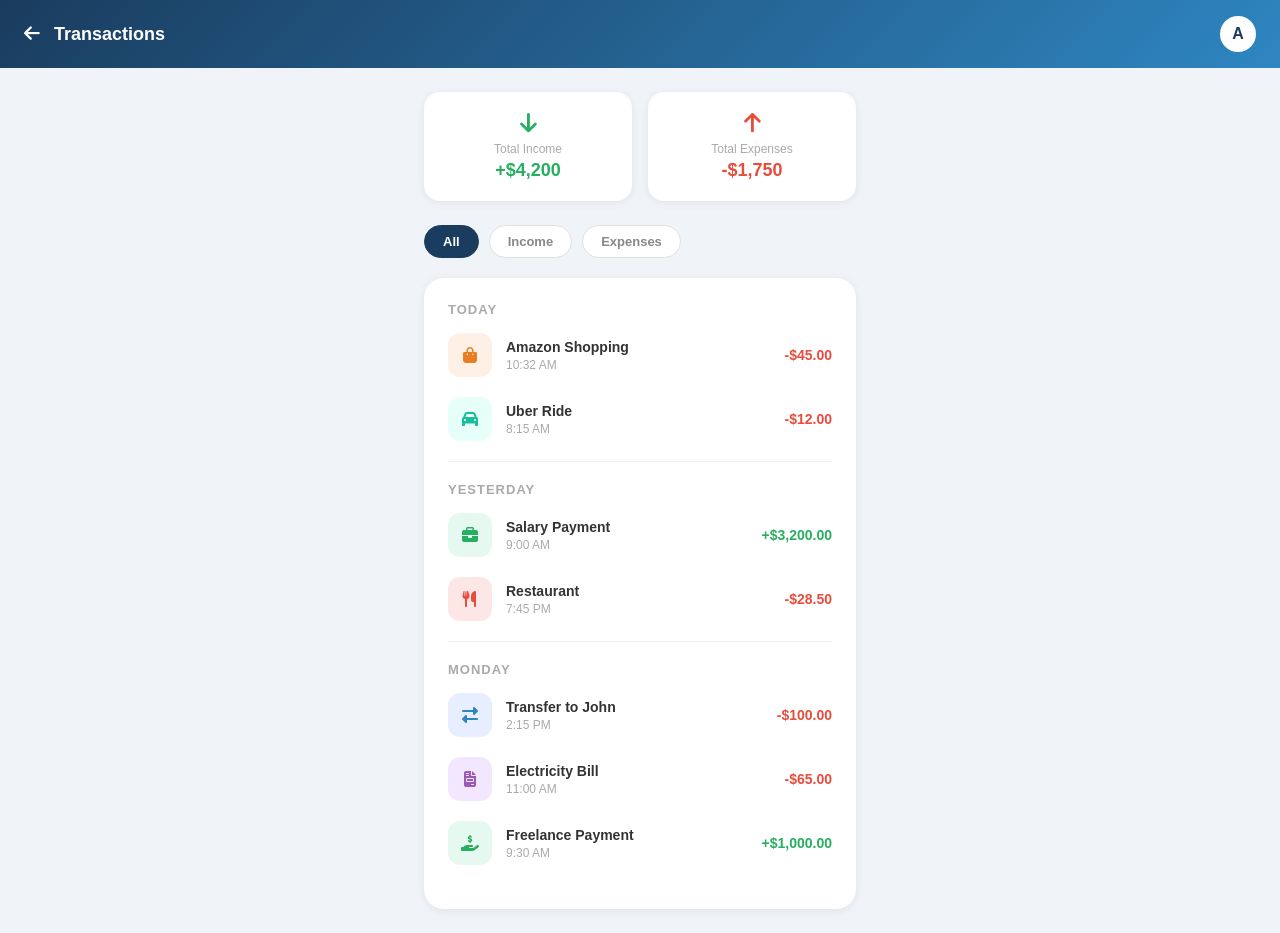
<file: transactions.html>
<!DOCTYPE html>
<html>
  <head>
    <title>Prestige Trust - Transactions</title>
    <link rel="stylesheet" href="https://cdnjs.cloudflare.com/ajax/libs/font-awesome/6.5.0/css/all.min.css">
    <meta name="viewport" content="width=device-width, initial-scale=1.0">
    <style>
      * {
        margin: 0;
        padding: 0;
        box-sizing: border-box;
        font-family: 'Segoe UI', sans-serif;
      }

      body {
        background-color: #f0f4f8;
      }

      .navbar {
        background: linear-gradient(135deg, #1a3c5e, #2e86c1);
        padding: 16px 24px;
        display: flex;
        justify-content: space-between;
        align-items: center;
      }

      .nav-left {
        display: flex;
        align-items: center;
        gap: 14px;
        color: white;
        font-size: 18px;
        font-weight: 700;
      }

      .back-btn {
        cursor: pointer;
        font-size: 18px;
      }

      .nav-right {
        color: white;
      }

      .avatar {
        background-color: white;
        color: #1a3c5e;
        font-weight: 700;
        width: 36px;
        height: 36px;
        border-radius: 50%;
        display: flex;
        justify-content: center;
        align-items: center;
        font-size: 16px;
        cursor: pointer;
      }

      .main {
        padding: 24px;
        max-width: 480px;
        margin: 0 auto;
      }

      .summary-cards {
        display: flex;
        gap: 16px;
        margin-bottom: 24px;
      }

      .summary-card {
        flex: 1;
        background: white;
        border-radius: 16px;
        padding: 20px;
        text-align: center;
        box-shadow: 0 2px 10px rgba(0,0,0,0.07);
      }

      .summary-card i {
        font-size: 22px;
        margin-bottom: 8px;
      }

      .summary-card p {
        font-size: 12px;
        color: #aaa;
        margin-bottom: 4px;
      }

      .summary-card h3 {
        font-size: 18px;
        font-weight: 700;
      }

      .income-card i { color: #27ae60; }
      .income-card h3 { color: #27ae60; }
      .expense-card i { color: #e74c3c; }
      .expense-card h3 { color: #e74c3c; }

      .filter-tabs {
        display: flex;
        gap: 10px;
        margin-bottom: 20px;
      }

      .tab {
        padding: 8px 18px;
        border-radius: 20px;
        font-size: 13px;
        font-weight: 600;
        cursor: pointer;
        border: 1px solid #e0e0e0;
        background: white;
        color: #888;
      }

      .tab.active {
        background: #1a3c5e;
        color: white;
        border-color: #1a3c5e;
      }

      .transactions {
        background: white;
        border-radius: 20px;
        padding: 24px;
        box-shadow: 0 2px 10px rgba(0,0,0,0.07);
      }

      .transaction-group-title {
        font-size: 13px;
        color: #aaa;
        font-weight: 600;
        margin-bottom: 16px;
        text-transform: uppercase;
        letter-spacing: 1px;
      }

      .transaction-item {
        display: flex;
        align-items: center;
        margin-bottom: 20px;
      }

      .transaction-icon {
        width: 44px;
        height: 44px;
        border-radius: 12px;
        display: flex;
        justify-content: center;
        align-items: center;
        margin-right: 14px;
        font-size: 16px;
      }

      .shopping { background-color: #fff0e6; color: #e67e22; }
      .income { background-color: #e6f9f0; color: #27ae60; }
      .food { background-color: #fde6e6; color: #e74c3c; }
      .transfer { background-color: #e6eeff; color: #2e86c1; }
      .bills { background-color: #f3e6ff; color: #9b59b6; }
      .transport { background-color: #e6fff9; color: #1abc9c; }

      .transaction-details {
        flex: 1;
      }

      .transaction-name {
        font-size: 14px;
        font-weight: 600;
        color: #333;
      }

      .transaction-date {
        font-size: 12px;
        color: #aaa;
        margin-top: 3px;
      }

      .transaction-amount {
        font-size: 14px;
        font-weight: 700;
      }

      .positive { color: #27ae60; }
      .negative { color: #e74c3c; }

      .divider {
        height: 1px;
        background: #f0f0f0;
        margin: 4px 0 20px;
      }
    </style>
  </head>
  <body>

    <nav class="navbar">
      <div class="nav-left">
        <i class="fas fa-arrow-left back-btn" onclick="window.location.href='dashboard.html'"></i>
        <span>Transactions</span>
      </div>
      <div class="nav-right">
        <div class="avatar">A</div>
      </div>
    </nav>

    <div class="main">

      <!-- Summary Cards -->
      <div class="summary-cards">
        <div class="summary-card income-card">
          <i class="fas fa-arrow-down"></i>
          <p>Total Income</p>
          <h3>+$4,200</h3>
        </div>
        <div class="summary-card expense-card">
          <i class="fas fa-arrow-up"></i>
          <p>Total Expenses</p>
          <h3>-$1,750</h3>
        </div>
      </div>

      <!-- Filter Tabs -->
      <div class="filter-tabs">
        <div class="tab active">All</div>
        <div class="tab">Income</div>
        <div class="tab">Expenses</div>
      </div>

      <!-- Transactions List -->
      <div class="transactions">

        <p class="transaction-group-title">Today</p>

        <div class="transaction-item">
          <div class="transaction-icon shopping">
            <i class="fas fa-shopping-bag"></i>
          </div>
          <div class="transaction-details">
            <p class="transaction-name">Amazon Shopping</p>
            <p class="transaction-date">10:32 AM</p>
          </div>
          <p class="transaction-amount negative">-$45.00</p>
        </div>

        <div class="transaction-item">
          <div class="transaction-icon transport">
            <i class="fas fa-car"></i>
          </div>
          <div class="transaction-details">
            <p class="transaction-name">Uber Ride</p>
            <p class="transaction-date">8:15 AM</p>
          </div>
          <p class="transaction-amount negative">-$12.00</p>
        </div>

        <div class="divider"></div>
        <p class="transaction-group-title">Yesterday</p>

        <div class="transaction-item">
          <div class="transaction-icon income">
            <i class="fas fa-briefcase"></i>
          </div>
          <div class="transaction-details">
            <p class="transaction-name">Salary Payment</p>
            <p class="transaction-date">9:00 AM</p>
          </div>
          <p class="transaction-amount positive">+$3,200.00</p>
        </div>

        <div class="transaction-item">
          <div class="transaction-icon food">
            <i class="fas fa-utensils"></i>
          </div>
          <div class="transaction-details">
            <p class="transaction-name">Restaurant</p>
            <p class="transaction-date">7:45 PM</p>
          </div>
          <p class="transaction-amount negative">-$28.50</p>
        </div>

        <div class="divider"></div>
        <p class="transaction-group-title">Monday</p>

        <div class="transaction-item">
          <div class="transaction-icon transfer">
            <i class="fas fa-exchange-alt"></i>
          </div>
          <div class="transaction-details">
            <p class="transaction-name">Transfer to John</p>
            <p class="transaction-date">2:15 PM</p>
          </div>
          <p class="transaction-amount negative">-$100.00</p>
        </div>

        <div class="transaction-item">
          <div class="transaction-icon bills">
            <i class="fas fa-file-invoice"></i>
          </div>
          <div class="transaction-details">
            <p class="transaction-name">Electricity Bill</p>
            <p class="transaction-date">11:00 AM</p>
          </div>
          <p class="transaction-amount negative">-$65.00</p>
        </div>

        <div class="transaction-item">
          <div class="transaction-icon income">
            <i class="fas fa-hand-holding-usd"></i>
          </div>
          <div class="transaction-details">
            <p class="transaction-name">Freelance Payment</p>
            <p class="transaction-date">9:30 AM</p>
          </div>
          <p class="transaction-amount positive">+$1,000.00</p>
        </div>

      </div>
    </div>
<script>
  function loadTransactions() {
    const transactions = JSON.parse(localStorage.getItem("transactions")) || [];
    const container = document.querySelector(".transactions");
    
    if (transactions.length === 0) return;

    const group = document.createElement("div");
    group.innerHTML = `<p class="transaction-group-title">My Transfers</p>`;
    
    transactions.forEach(function(t) {
      const item = document.createElement("div");
      item.className = "transaction-item";
      item.innerHTML = `
        <div class="transaction-icon transfer">
          <i class="fas fa-paper-plane"></i>
        </div>
        <div class="transaction-details">
          <p class="transaction-name">Sent to ${t.recipient}</p>
          <p class="transaction-date">${t.date}</p>
        </div>
        <p class="transaction-amount negative">-$${parseFloat(t.amount).toFixed(2)}</p>
      `;
      group.appendChild(item);
    });

    container.prepend(group);
  }

  loadTransactions();
</script>
  </body>
</html>
</file>
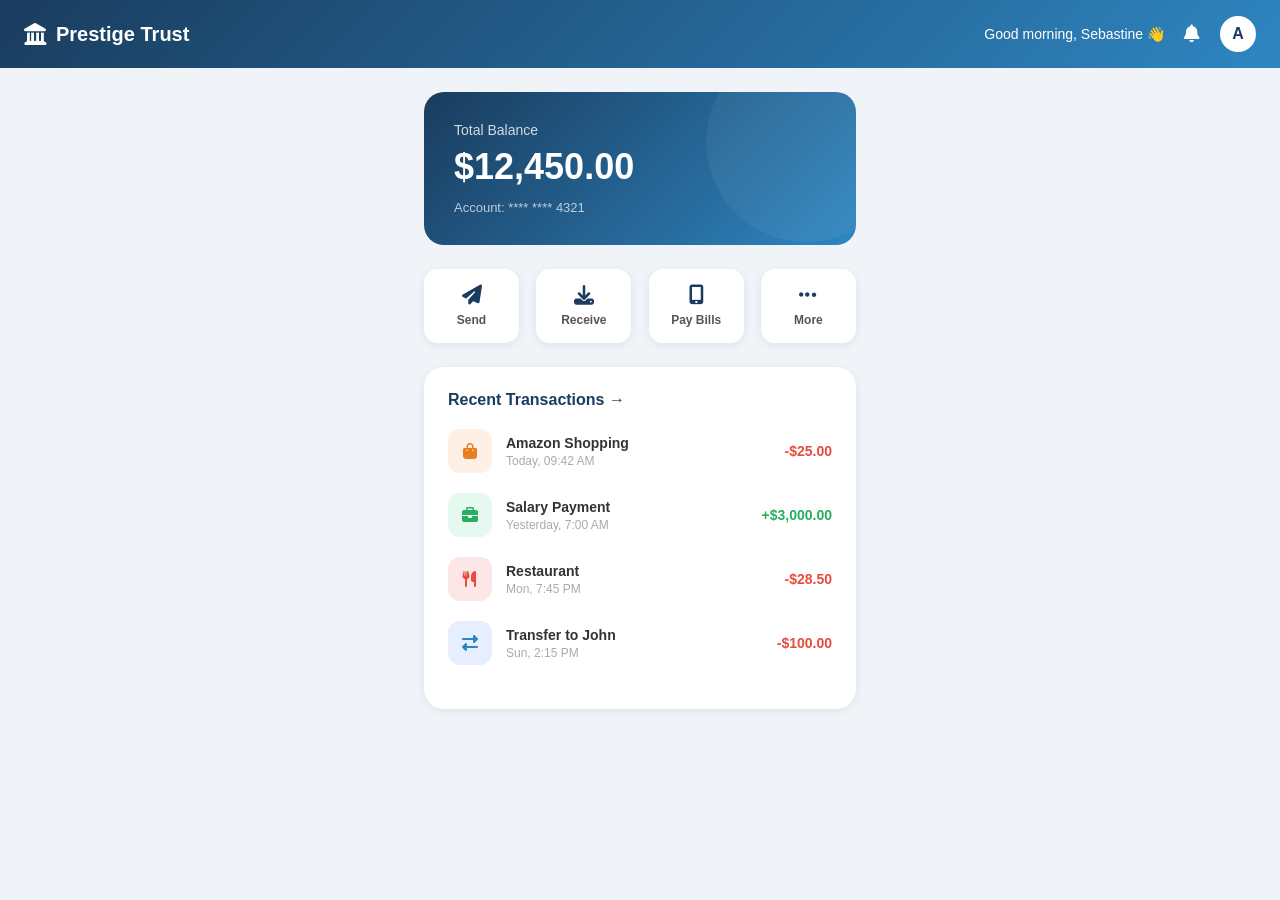
<file: OneDrive/Banking-App/dashboard.html>
<!DOCTYPE html>
<html>
  <head>
    <title>Prestige Trust - Dashboard</title>
    <link rel="stylesheet" href="https://cdnjs.cloudflare.com/ajax/libs/font-awesome/6.5.0/css/all.min.css">
    <link rel="stylesheet" href="dashboard.css">
  </head>
  <body>

    <!-- Top Navbar -->
    <nav class="navbar">
      <div class="nav-left">
        <i class="fas fa-landmark"></i>
        <span class="nav-brand">Prestige Trust</span>
      </div>
      <div class="nav-right">
        <span class="welcome">Good morning, Sebastine 👋</span>
        <i class="fas fa-bell"></i>
        <div class="avatar">A</div>
      </div>
    </nav>

    <!-- Main Content -->
    <div class="main">

      <!-- Balance Card -->
      <div class="balance-card">
        <p class="balance-label">Total Balance</p>
        <h1 class="balance-amount" id="balance">$12,450.00</h1>
        <p class="account-number">Account: **** **** 4321</p>
        <div class="card-shine"></div>
      </div>

      <!-- Quick Actions -->
      <div class="quick-actions">
        <div class="action-btn" onclick="window.location.href='send.html'">
          <i class="fas fa-paper-plane"></i>
          <span>Send</span>
        </div>
        <div class="action-btn">
          <i class="fas fa-download"></i>
          <span>Receive</span>
        </div>
        <div class="action-btn">
          <i class="fas fa-mobile-alt"></i>
          <span>Pay Bills</span>
        </div>
        <div class="action-btn">
          <i class="fas fa-ellipsis-h"></i>
          <span>More</span>
        </div>
      </div>

      <!-- Recent Transactions -->
      <div class="transactions">
        <h2 class="section-title" onclick="window.location.href='transactions.html'" style="cursor:pointer;">Recent Transactions →</h2>

        <div class="transaction-item">
          <div class="transaction-icon shopping">
            <i class="fas fa-shopping-bag"></i>
          </div>
          <div class="transaction-details">
            <p class="transaction-name">Amazon Shopping</p>
            <p class="transaction-date">Today, 09:42 AM</p>
          </div>
          <p class="transaction-amount negative">-$25.00</p>
        </div>

        <div class="transaction-item">
          <div class="transaction-icon income">
            <i class="fas fa-briefcase"></i>
          </div>
          <div class="transaction-details">
            <p class="transaction-name">Salary Payment</p>
            <p class="transaction-date">Yesterday, 7:00 AM</p>
          </div>
          <p class="transaction-amount positive">+$3,000.00</p>
        </div>

        <div class="transaction-item">
          <div class="transaction-icon food">
            <i class="fas fa-utensils"></i>
          </div>
          <div class="transaction-details">
            <p class="transaction-name">Restaurant</p>
            <p class="transaction-date">Mon, 7:45 PM</p>
          </div>
          <p class="transaction-amount negative">-$28.50</p>
        </div>

        <div class="transaction-item">
          <div class="transaction-icon transfer">
            <i class="fas fa-exchange-alt"></i>
          </div>
          <div class="transaction-details">
            <p class="transaction-name">Transfer to John</p>
            <p class="transaction-date">Sun, 2:15 PM</p>
          </div>
          <p class="transaction-amount negative">-$100.00</p>
        </div>

      </div>

    </div>
<script>
  if (!localStorage.getItem("balance")) {
    localStorage.setItem("balance", 12450.00);
  }

  const balance = localStorage.getItem("balance");
  document.getElementById("balance").textContent = "$" + parseFloat(balance).toLocaleString('en-US', {minimumFractionDigits: 2, maximumFractionDigits: 2});
</script>
  </body>
</html>
</file>
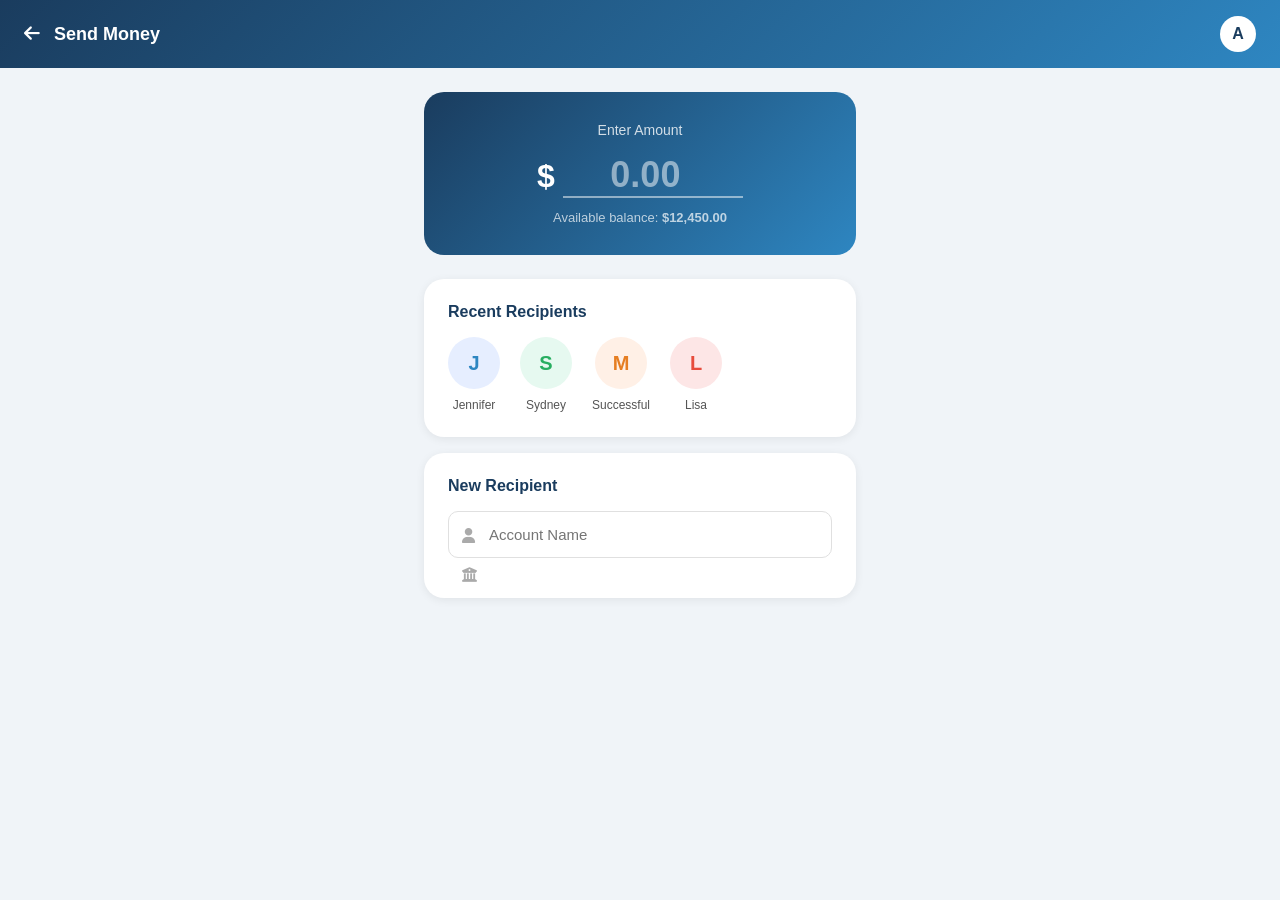
<file: OneDrive/Banking-App/send.html>
<!DOCTYPE html>
<html>
  <head>
    <title>Prestige Trust - Send Money</title>
    <link rel="stylesheet" href="https://cdnjs.cloudflare.com/ajax/libs/font-awesome/6.5.0/css/all.min.css">
    <style>
      * {
        margin: 0;
        padding: 0;
        box-sizing: border-box;
        font-family: 'Segoe UI', sans-serif;
      }

      body {
        background-color: #f0f4f8;
      }

      .navbar {
        background: linear-gradient(135deg, #1a3c5e, #2e86c1);
        padding: 16px 24px;
        display: flex;
        justify-content: space-between;
        align-items: center;
      }

      .nav-left {
        display: flex;
        align-items: center;
        gap: 14px;
        color: white;
        font-size: 18px;
        font-weight: 700;
      }

      .back-btn {
        cursor: pointer;
        font-size: 18px;
      }

      .nav-right {
        color: white;
      }

      .avatar {
        background-color: white;
        color: #1a3c5e;
        font-weight: 700;
        width: 36px;
        height: 36px;
        border-radius: 50%;
        display: flex;
        justify-content: center;
        align-items: center;
        font-size: 16px;
        cursor: pointer;
      }

      .main {
        padding: 24px;
        max-width: 480px;
        margin: 0 auto;
      }

      .amount-card {
        background: linear-gradient(135deg, #1a3c5e, #2e86c1);
        border-radius: 20px;
        padding: 30px;
        color: white;
        text-align: center;
        margin-bottom: 24px;
      }

      .amount-label {
        font-size: 14px;
        opacity: 0.8;
        margin-bottom: 16px;
      }

      .amount-input-wrapper {
        display: flex;
        align-items: center;
        justify-content: center;
        gap: 8px;
        margin-bottom: 12px;
      }

      .currency {
        font-size: 32px;
        font-weight: 700;
      }

      .amount-input {
        background: transparent;
        border: none;
        border-bottom: 2px solid rgba(255,255,255,0.5);
        color: white;
        font-size: 36px;
        font-weight: 700;
        width: 180px;
        text-align: center;
        outline: none;
      }

      .amount-input::placeholder {
        color: rgba(255,255,255,0.5);
      }

      .balance-info {
        font-size: 13px;
        opacity: 0.7;
      }

      .section {
        background: white;
        border-radius: 20px;
        padding: 24px;
        box-shadow: 0 2px 10px rgba(0,0,0,0.07);
        margin-bottom: 16px;
      }

      .section-title {
        font-size: 16px;
        color: #1a3c5e;
        font-weight: 700;
        margin-bottom: 16px;
      }

      .recipients {
        display: flex;
        gap: 20px;
      }

      .recipient {
        text-align: center;
        cursor: pointer;
      }

      .recipient-avatar {
        width: 52px;
        height: 52px;
        border-radius: 50%;
        display: flex;
        justify-content: center;
        align-items: center;
        font-size: 20px;
        font-weight: 700;
        margin: 0 auto 6px;
      }

      .recipient span {
        font-size: 12px;
        color: #555;
      }

      .input-wrapper {
        position: relative;
        margin-bottom: 16px;
      }

      .input-icon {
        position: absolute;
        left: 14px;
        top: 50%;
        transform: translateY(-50%);
        color: #aaa;
        font-size: 15px;
      }

      .input-field {
        width: 100%;
        padding: 14px 14px 14px 40px;
        border: 1px solid #e0e0e0;
        border-radius: 10px;
        font-size: 15px;
        outline: none;
        transition: border 0.3s;
      }

      .input-field:focus {
        border-color: #2e86c1;
      }

      .send-btn {
        width: 100%;
        padding: 16px;
        background: linear-gradient(135deg, #1a3c5e, #2e86c1);
        color: white;
        border: none;
        border-radius: 14px;
        font-size: 16px;
        font-weight: 600;
        cursor: pointer;
        margin-top: 8px;
        transition: opacity 0.3s;
      }

      .send-btn:hover {
        opacity: 0.9;
      }
    </style>
  </head>
  <body>

    <nav class="navbar">
      <div class="nav-left">
        <i class="fas fa-arrow-left back-btn" onclick="window.location.href='dashboard.html'"></i>
        <span class="nav-brand">Send Money</span>
      </div>
      <div class="nav-right">
        <div class="avatar">A</div>
      </div>
    </nav>

    <div class="main">

      <div class="amount-card">
        <p class="amount-label">Enter Amount</p>
        <div class="amount-input-wrapper">
          <span class="currency">$</span>
          <input type="number" class="amount-input" placeholder="0.00">
        </div>
        <p class="balance-info">Available balance: <strong>$12,450.00</strong></p>
      </div>

      <div class="section">
        <h2 class="section-title">Recent Recipients</h2>
        <div class="recipients">
          <div class="recipient">
            <div class="recipient-avatar" style="background:#e6eeff; color:#2e86c1;">J</div>
            <span>Jennifer</span>
          </div>
          <div class="recipient">
            <div class="recipient-avatar" style="background:#e6f9f0; color:#27ae60;">S</div>
            <span>Sydney</span>
          </div>
          <div class="recipient">
            <div class="recipient-avatar" style="background:#fff0e6; color:#e67e22;">M</div>
            <span>Successful</span>
          </div>
          <div class="recipient">
            <div class="recipient-avatar" style="background:#fde6e6; color:#e74c3c;">L</div>
            <span>Lisa</span>
          </div>
        </div>
      </div>

      <div class="section">
        <h2 class="section-title">New Recipient</h2>
        <div class="input-wrapper">
          <i class="fas fa-user input-icon"></i>
          <input type="text" placeholder="Account Name" class="input-field">
        </div>
        <div class="input-wrapper">
          <i class="fas fa-university input-icon"></i>
          <input t
</file>
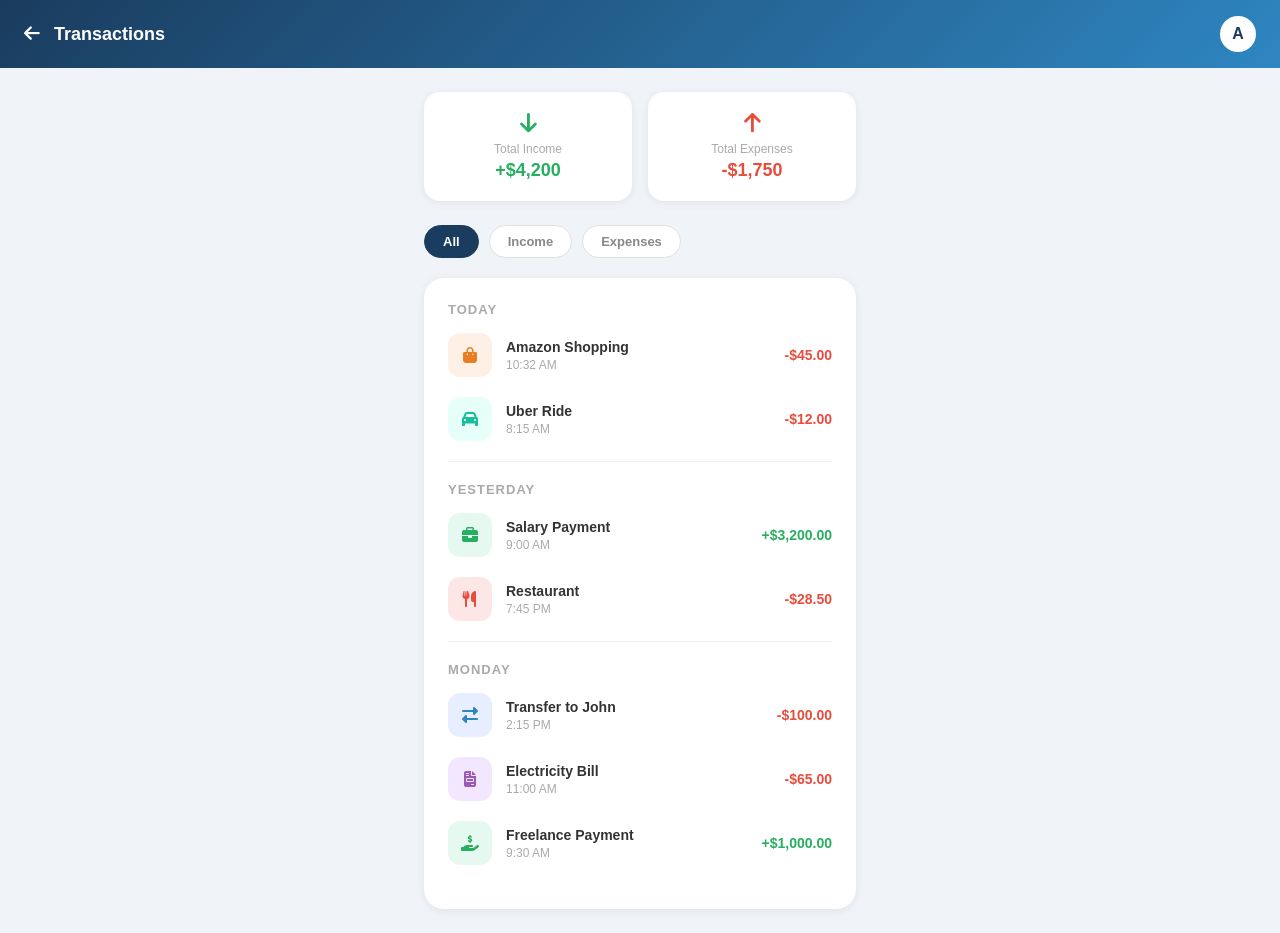
<file: OneDrive/Banking-App/transactions.html>
<!DOCTYPE html>
<html>
  <head>
    <title>Prestige Trust - Transactions</title>
    <link rel="stylesheet" href="https://cdnjs.cloudflare.com/ajax/libs/font-awesome/6.5.0/css/all.min.css">
    <style>
      * {
        margin: 0;
        padding: 0;
        box-sizing: border-box;
        font-family: 'Segoe UI', sans-serif;
      }

      body {
        background-color: #f0f4f8;
      }

      .navbar {
        background: linear-gradient(135deg, #1a3c5e, #2e86c1);
        padding: 16px 24px;
        display: flex;
        justify-content: space-between;
        align-items: center;
      }

      .nav-left {
        display: flex;
        align-items: center;
        gap: 14px;
        color: white;
        font-size: 18px;
        font-weight: 700;
      }

      .back-btn {
        cursor: pointer;
        font-size: 18px;
      }

      .nav-right {
        color: white;
      }

      .avatar {
        background-color: white;
        color: #1a3c5e;
        font-weight: 700;
        width: 36px;
        height: 36px;
        border-radius: 50%;
        display: flex;
        justify-content: center;
        align-items: center;
        font-size: 16px;
        cursor: pointer;
      }

      .main {
        padding: 24px;
        max-width: 480px;
        margin: 0 auto;
      }

      .summary-cards {
        display: flex;
        gap: 16px;
        margin-bottom: 24px;
      }

      .summary-card {
        flex: 1;
        background: white;
        border-radius: 16px;
        padding: 20px;
        text-align: center;
        box-shadow: 0 2px 10px rgba(0,0,0,0.07);
      }

      .summary-card i {
        font-size: 22px;
        margin-bottom: 8px;
      }

      .summary-card p {
        font-size: 12px;
        color: #aaa;
        margin-bottom: 4px;
      }

      .summary-card h3 {
        font-size: 18px;
        font-weight: 700;
      }

      .income-card i { color: #27ae60; }
      .income-card h3 { color: #27ae60; }
      .expense-card i { color: #e74c3c; }
      .expense-card h3 { color: #e74c3c; }

      .filter-tabs {
        display: flex;
        gap: 10px;
        margin-bottom: 20px;
      }

      .tab {
        padding: 8px 18px;
        border-radius: 20px;
        font-size: 13px;
        font-weight: 600;
        cursor: pointer;
        border: 1px solid #e0e0e0;
        background: white;
        color: #888;
      }

      .tab.active {
        background: #1a3c5e;
        color: white;
        border-color: #1a3c5e;
      }

      .transactions {
        background: white;
        border-radius: 20px;
        padding: 24px;
        box-shadow: 0 2px 10px rgba(0,0,0,0.07);
      }

      .transaction-group-title {
        font-size: 13px;
        color: #aaa;
        font-weight: 600;
        margin-bottom: 16px;
        text-transform: uppercase;
        letter-spacing: 1px;
      }

      .transaction-item {
        display: flex;
        align-items: center;
        margin-bottom: 20px;
      }

      .transaction-icon {
        width: 44px;
        height: 44px;
        border-radius: 12px;
        display: flex;
        justify-content: center;
        align-items: center;
        margin-right: 14px;
        font-size: 16px;
      }

      .shopping { background-color: #fff0e6; color: #e67e22; }
      .income { background-color: #e6f9f0; color: #27ae60; }
      .food { background-color: #fde6e6; color: #e74c3c; }
      .transfer { background-color: #e6eeff; color: #2e86c1; }
      .bills { background-color: #f3e6ff; color: #9b59b6; }
      .transport { background-color: #e6fff9; color: #1abc9c; }

      .transaction-details {
        flex: 1;
      }

      .transaction-name {
        font-size: 14px;
        font-weight: 600;
        color: #333;
      }

      .transaction-date {
        font-size: 12px;
        color: #aaa;
        margin-top: 3px;
      }

      .transaction-amount {
        font-size: 14px;
        font-weight: 700;
      }

      .positive { color: #27ae60; }
      .negative { color: #e74c3c; }

      .divider {
        height: 1px;
        background: #f0f0f0;
        margin: 4px 0 20px;
      }
    </style>
  </head>
  <body>

    <nav class="navbar">
      <div class="nav-left">
        <i class="fas fa-arrow-left back-btn" onclick="window.location.href='dashboard.html'"></i>
        <span>Transactions</span>
      </div>
      <div class="nav-right">
        <div class="avatar">A</div>
      </div>
    </nav>

    <div class="main">

      <!-- Summary Cards -->
      <div class="summary-cards">
        <div class="summary-card income-card">
          <i class="fas fa-arrow-down"></i>
          <p>Total Income</p>
          <h3>+$4,200</h3>
        </div>
        <div class="summary-card expense-card">
          <i class="fas fa-arrow-up"></i>
          <p>Total Expenses</p>
          <h3>-$1,750</h3>
        </div>
      </div>

      <!-- Filter Tabs -->
      <div class="filter-tabs">
        <div class="tab active">All</div>
        <div class="tab">Income</div>
        <div class="tab">Expenses</div>
      </div>

      <!-- Transactions List -->
      <div class="transactions">

        <p class="transaction-group-title">Today</p>

        <div class="transaction-item">
          <div class="transaction-icon shopping">
            <i class="fas fa-shopping-bag"></i>
          </div>
          <div class="transaction-details">
            <p class="transaction-name">Amazon Shopping</p>
            <p class="transaction-date">10:32 AM</p>
          </div>
          <p class="transaction-amount negative">-$45.00</p>
        </div>

        <div class="transaction-item">
          <div class="transaction-icon transport">
            <i class="fas fa-car"></i>
          </div>
          <div class="transaction-details">
            <p class="transaction-name">Uber Ride</p>
            <p class="transaction-date">8:15 AM</p>
          </div>
          <p class="transaction-amount negative">-$12.00</p>
        </div>

        <div class="divider"></div>
        <p class="transaction-group-title">Yesterday</p>

        <div class="transaction-item">
          <div class="transaction-icon income">
            <i class="fas fa-briefcase"></i>
          </div>
          <div class="transaction-details">
            <p class="transaction-name">Salary Payment</p>
            <p class="transaction-date">9:00 AM</p>
          </div>
          <p class="transaction-amount positive">+$3,200.00</p>
        </div>

        <div class="transaction-item">
          <div class="transaction-icon food">
            <i class="fas fa-utensils"></i>
          </div>
          <div class="transaction-details">
            <p class="transaction-name">Restaurant</p>
            <p class="transaction-date">7:45 PM</p>
          </div>
          <p class="transaction-amount negative">-$28.50</p>
        </div>

        <div class="divider"></div>
        <p class="transaction-group-title">Monday</p>

        <div class="transaction-item">
          <div class="transaction-icon transfer">
            <i class="fas fa-exchange-alt"></i>
          </div>
          <div class="transaction-details">
            <p class="transaction-name">Transfer to John</p>
            <p class="transaction-date">2:15 PM</p>
          </div>
          <p class="transaction-amount negative">-$100.00</p>
        </div>

        <div class="transaction-item">
          <div class="transaction-icon bills">
            <i class="fas fa-file-invoice"></i>
          </div>
          <div class="transaction-details">
            <p class="transaction-name">Electricity Bill</p>
            <p class="transaction-date">11:00 AM</p>
          </div>
          <p class="transaction-amount negative">-$65.00</p>
        </div>

        <div class="transaction-item">
          <div class="transaction-icon income">
            <i class="fas fa-hand-holding-usd"></i>
          </div>
          <div class="transaction-details">
            <p class="transaction-name">Freelance Payment</p>
            <p class="transaction-date">9:30 AM</p>
          </div>
          <p class="transaction-amount positive">+$1,000.00</p>
        </div>

      </div>
    </div>

  </body>
</html>
</file>
<file: OneDrive/Banking-App/style.css>
* {
  margin: 0;
  padding: 0;
  box-sizing: border-box;
  font-family: 'Segoe UI', sans-serif;
}

body {
  background: linear-gradient(135deg, #1a3c5e, #2e86c1);
  display: flex;
  justify-content: center;
  align-items: center;
  height: 100vh;
}

.container {
  width: 100%;
  display: flex;
  justify-content: center;
}

.login-card {
  background-color: white;
  padding: 45px 40px;
  border-radius: 20px;
  box-shadow: 0 20px 60px rgba(0, 0, 0, 0.3);
  width: 400px;
  text-align: center;
}

.logo {
  background: linear-gradient(135deg, #1a3c5e, #2e86c1);
  width: 65px;
  height: 65px;
  border-radius: 50%;
  display: flex;
  justify-content: center;
  align-items: center;
  margin: 0 auto 16px;
}

.logo i {
  color: white;
  font-size: 28px;
}

.bank-name {
  font-size: 26px;
  color: #1a3c5e;
  font-weight: 700;
}

.tagline {
  color: #aaa;
  margin-bottom: 28px;
  font-size: 13px;
  letter-spacing: 1px;
}

.input-wrapper {
  position: relative;
  margin-bottom: 16px;
}

.input-icon {
  position: absolute;
  left: 14px;
  top: 50%;
  transform: translateY(-50%);
  color: #aaa;
  font-size: 15px;
}

.input-field {
  width: 100%;
  padding: 14px 14px 14px 40px;
  border: 1px solid #e0e0e0;
  border-radius: 10px;
  font-size: 15px;
  outline: none;
  transition: border 0.3s;
}

.input-field:focus {
  border-color: #2e86c1;
}

.login-btn {
  width: 100%;
  padding: 14px;
  background: linear-gradient(135deg, #1a3c5e, #2e86c1);
  color: white;
  border: none;
  border-radius: 10px;
  font-size: 16px;
  font-weight: 600;
  cursor: pointer;
  margin-top: 8px;
  transition: opacity 0.3s;
}

.login-btn:hover {
  opacity: 0.9;
}

.forgot {
  margin-top: 14px;
  color: #2e86c1;
  font-size: 13px;
  cursor: pointer;
}

.forgot:hover {
  text-decoration: underline;
}

.divider {
  display: flex;
  align-items: center;
  margin: 20px 0;
  color: #ccc;
  font-size: 13px;
}

.divider::before,
.divider::after {
  content: '';
  flex: 1;
  height: 1px;
  background: #e0e0e0;
}

.divider span {
  padding: 0 10px;
}

.signup {
  font-size: 13px;
  color: #888;
}

.signup-link {
  color: #1a3c5e;
  font-weight: 700;
  cursor: pointer;
}

.signup-link:hover {
  text-decoration: underline;
}
</file>
<file: OneDrive/Banking-App/dashboard.css>
* {
  margin: 0;
  padding: 0;
  box-sizing: border-box;
  font-family: 'Segoe UI', sans-serif;
}

body {
  background-color: #f0f4f8;
}

/* Navbar */
.navbar {
  background: linear-gradient(135deg, #1a3c5e, #2e86c1);
  padding: 16px 24px;
  display: flex;
  justify-content: space-between;
  align-items: center;
}

.nav-left {
  display: flex;
  align-items: center;
  gap: 10px;
  color: white;
  font-size: 20px;
  font-weight: 700;
}

.nav-left i {
  font-size: 22px;
}

.nav-right {
  display: flex;
  align-items: center;
  gap: 20px;
  color: white;
}

.welcome {
  font-size: 14px;
}

.nav-right .fa-bell {
  font-size: 18px;
  cursor: pointer;
}

.avatar {
  background-color: white;
  color: #1a3c5e;
  font-weight: 700;
  width: 36px;
  height: 36px;
  border-radius: 50%;
  display: flex;
  justify-content: center;
  align-items: center;
  font-size: 16px;
  cursor: pointer;
}

/* Main */
.main {
  padding: 24px;
  max-width: 480px;
  margin: 0 auto;
}

/* Balance Card */
.balance-card {
  background: linear-gradient(135deg, #1a3c5e, #2e86c1);
  border-radius: 20px;
  padding: 30px;
  color: white;
  position: relative;
  overflow: hidden;
  margin-bottom: 24px;
}

.balance-label {
  font-size: 14px;
  opacity: 0.8;
  margin-bottom: 8px;
}

.balance-amount {
  font-size: 36px;
  font-weight: 700;
  margin-bottom: 12px;
}

.account-number {
  font-size: 13px;
  opacity: 0.7;
}

.card-shine {
  position: absolute;
  width: 200px;
  height: 200px;
  background: rgba(255,255,255,0.05);
  border-radius: 50%;
  top: -50px;
  right: -50px;
}

/* Quick Actions */
.quick-actions {
  display: flex;
  justify-content: space-between;
  margin-bottom: 24px;
}

.action-btn {
  background: white;
  border-radius: 14px;
  padding: 16px 12px;
  text-align: center;
  width: 22%;
  box-shadow: 0 2px 10px rgba(0,0,0,0.07);
  cursor: pointer;
  transition: transform 0.2s;
}

.action-btn:hover {
  transform: translateY(-3px);
}

.action-btn i {
  color: #1a3c5e;
  font-size: 20px;
  margin-bottom: 8px;
}

.action-btn span {
  display: block;
  font-size: 12px;
  color: #555;
  font-weight: 600;
}

/* Transactions */
.transactions {
  background: white;
  border-radius: 20px;
  padding: 24px;
  box-shadow: 0 2px 10px rgba(0,0,0,0.07);
}

.section-title {
  font-size: 16px;
  color: #1a3c5e;
  font-weight: 700;
  margin-bottom: 20px;
}

.transaction-item {
  display: flex;
  align-items: center;
  margin-bottom: 20px;
}

.transaction-icon {
  width: 44px;
  height: 44px;
  border-radius: 12px;
  display: flex;
  justify-content: center;
  align-items: center;
  margin-right: 14px;
  font-size: 16px;
}

.shopping { background-color: #fff0e6; color: #e67e22; }
.income { background-color: #e6f9f0; color: #27ae60; }
.food { background-color: #fde6e6; color: #e74c3c; }
.transfer { background-color: #e6eeff; color: #2e86c1; }

.transaction-details {
  flex: 1;
}

.transaction-name {
  font-size: 14px;
  font-weight: 600;
  color: #333;
}

.transaction-date {
  font-size: 12px;
  color: #aaa;
  margin-top: 3px;
}

.transaction-amount {
  font-size: 14px;
  font-weight: 700;
}

.positive { color: #27ae60; }
.negative { color: #e74c3c; }
</file>
